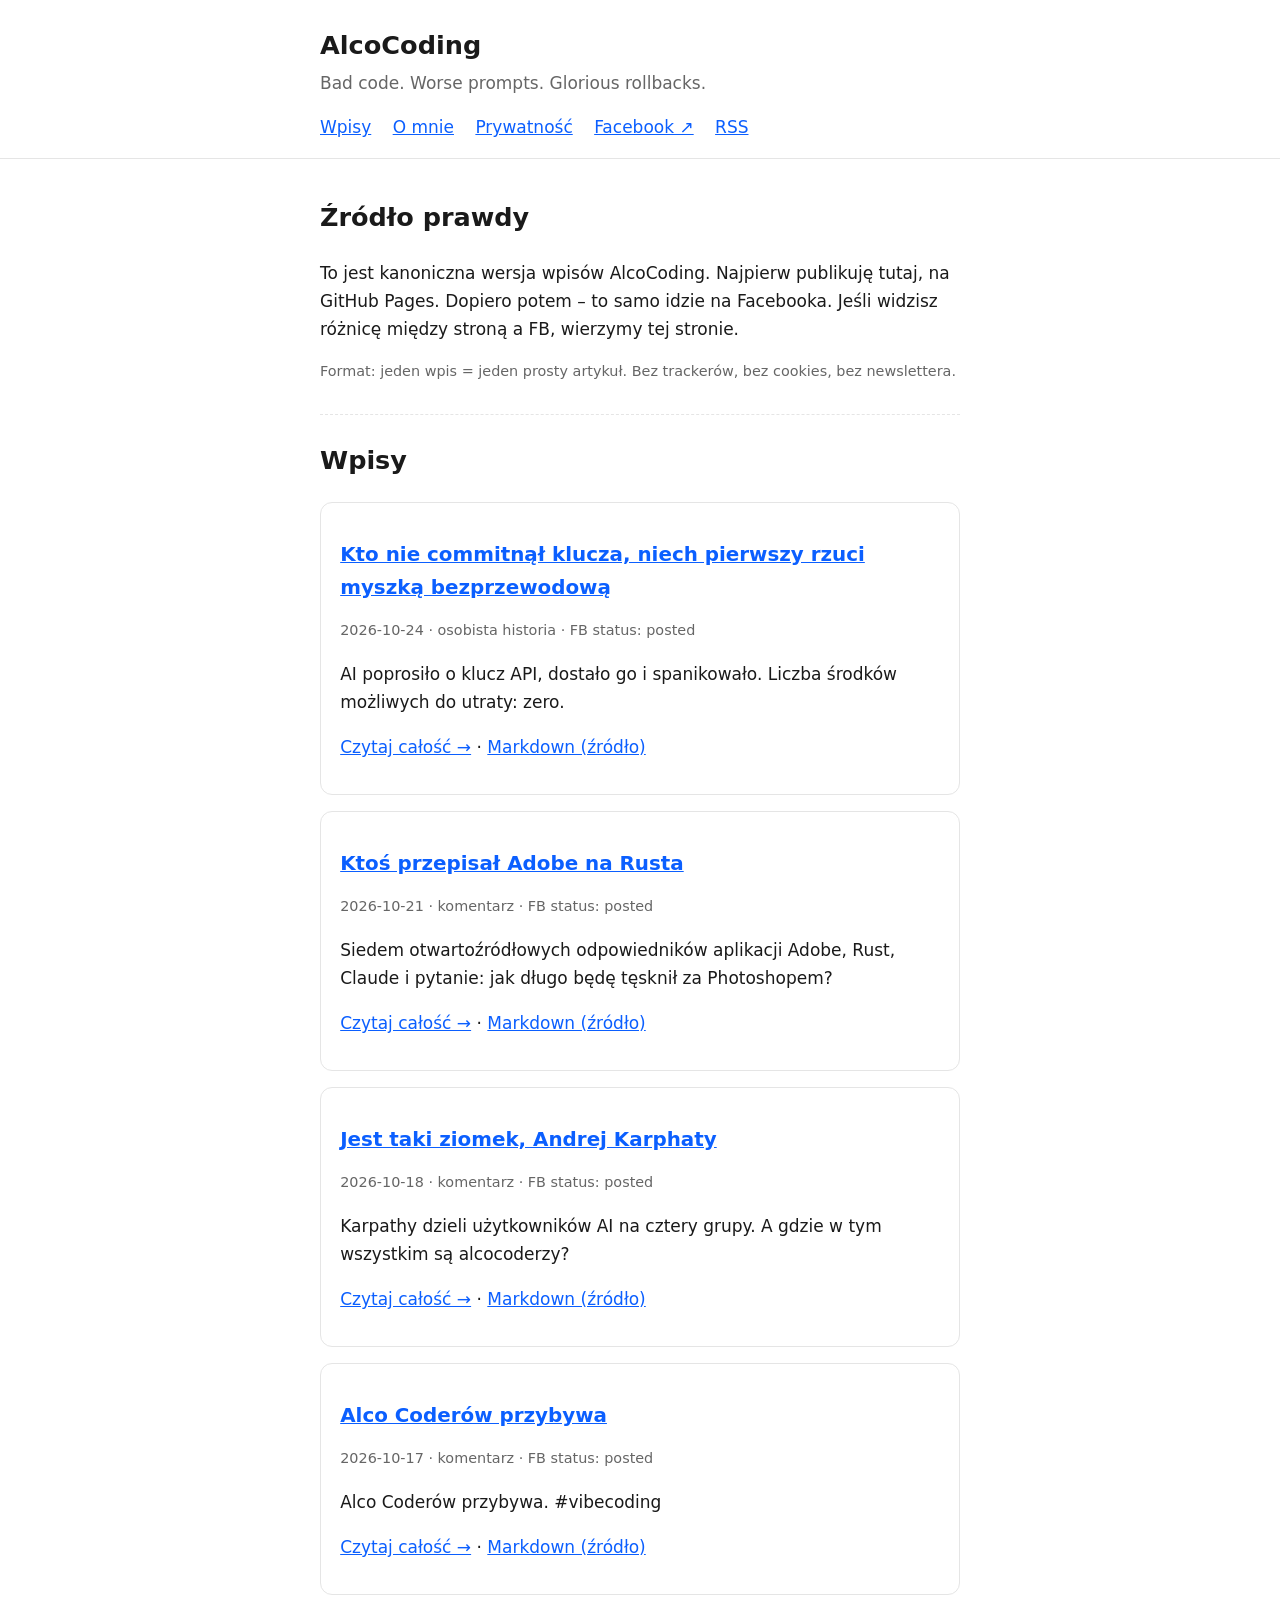
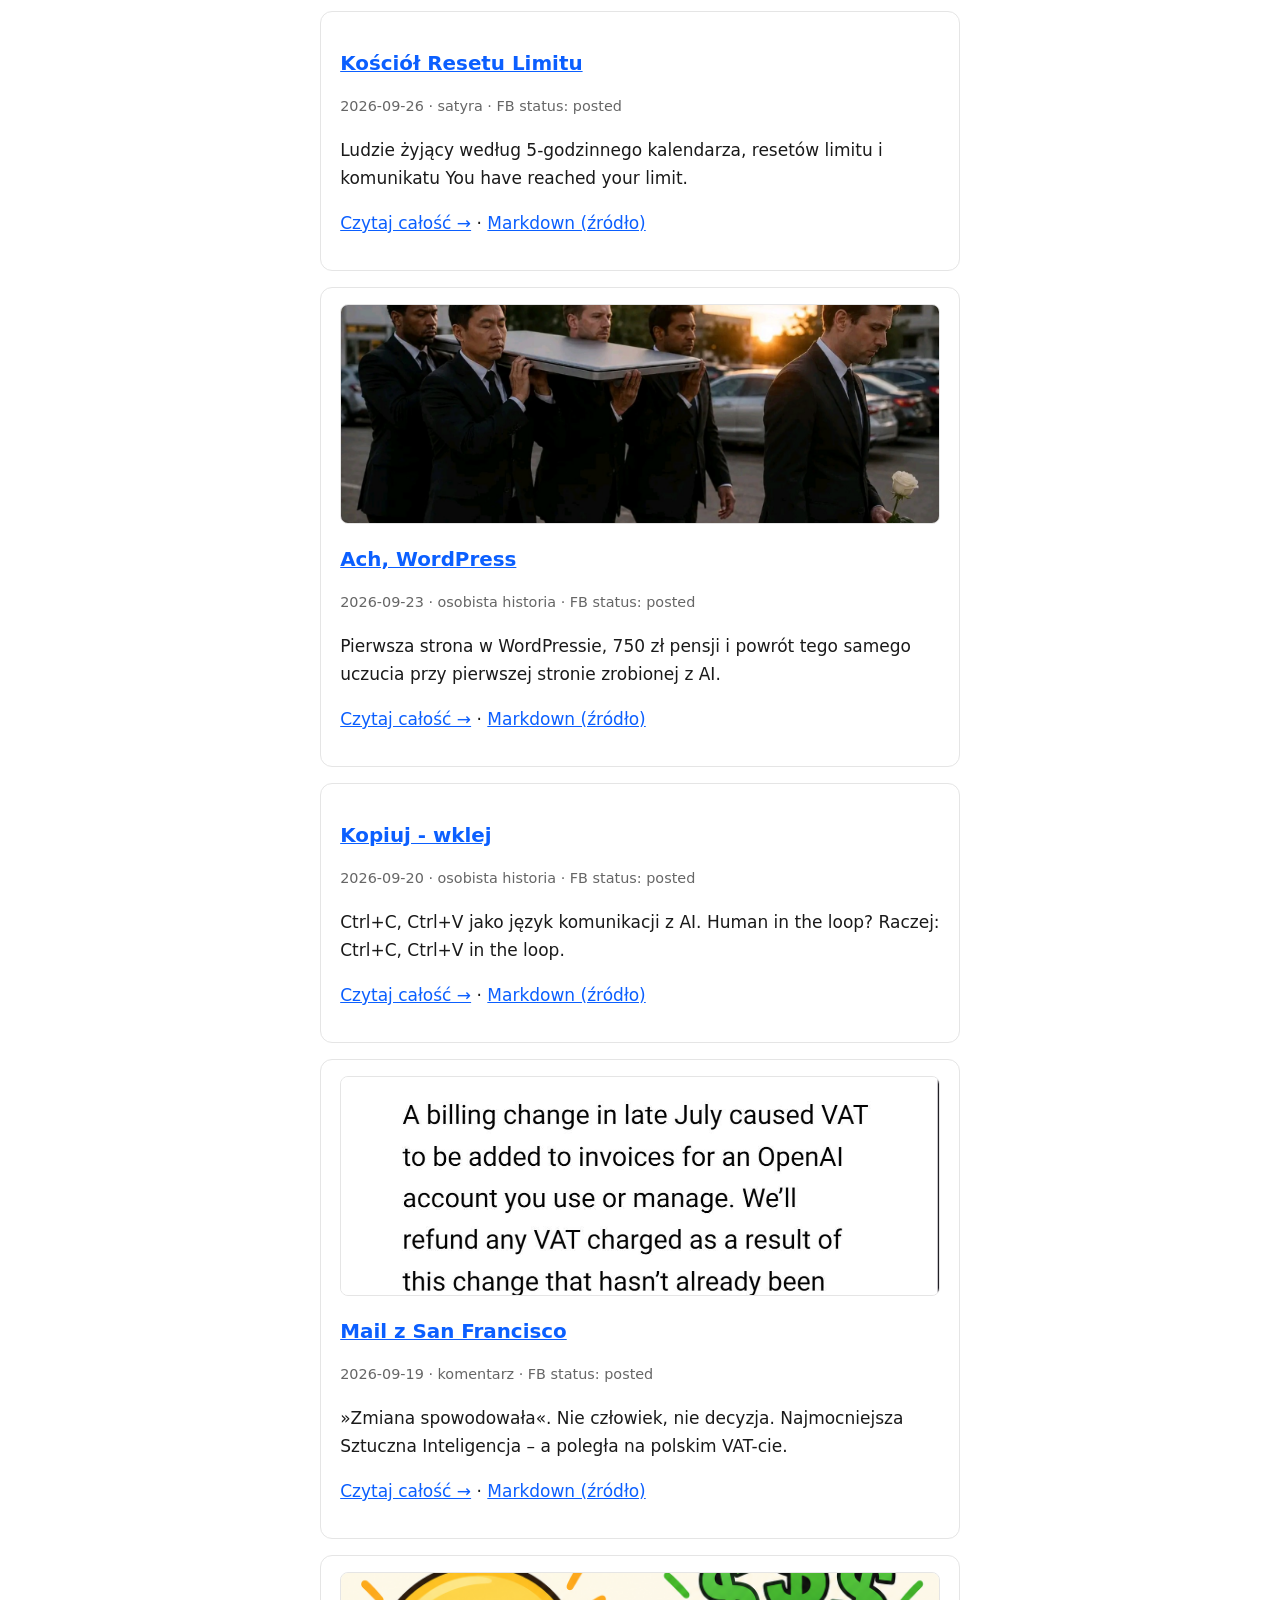
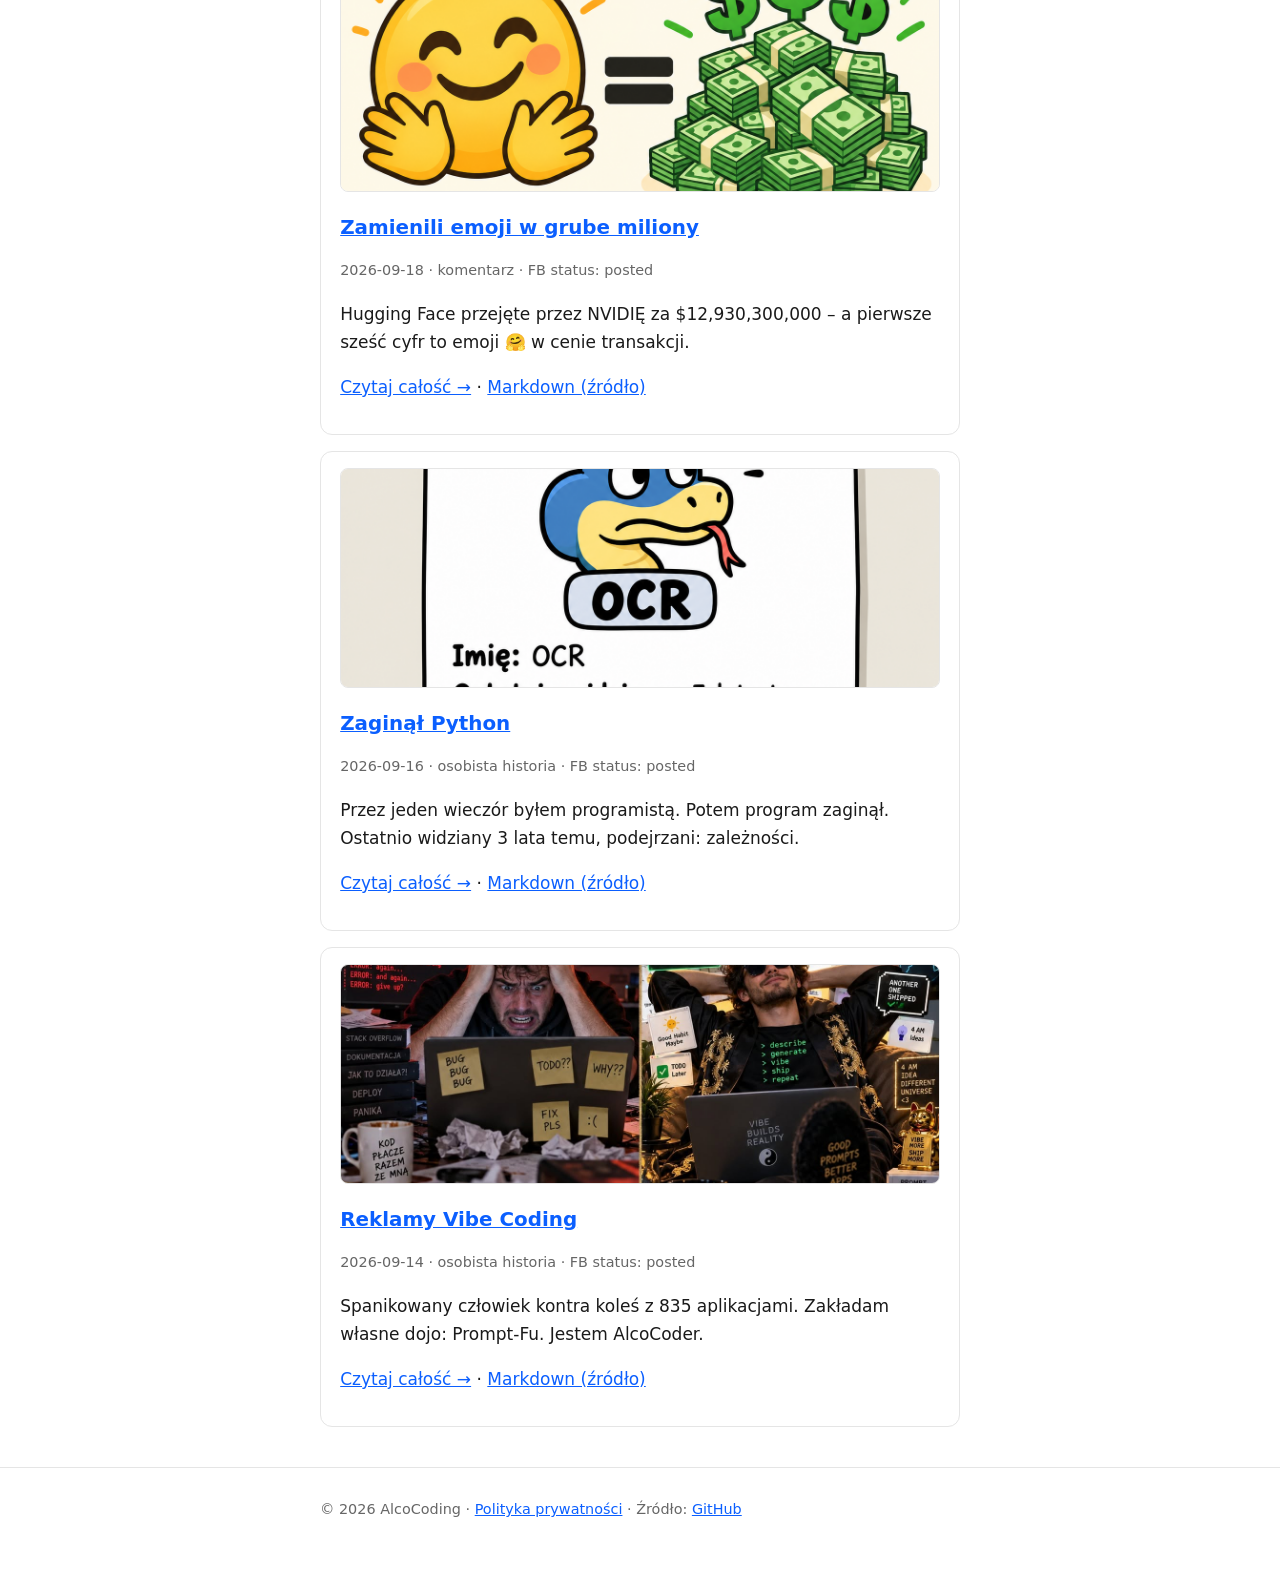
<file: index.html>
<!doctype html>
<html lang="pl">
<head>
  <meta charset="utf-8">
  <meta name="viewport" content="width=device-width, initial-scale=1">
  <title>AlcoCoding – Bad code. Worse prompts. Glorious rollbacks.</title>
  <meta name="description" content="AlcoCoding – źródło prawdy. Wpisy publikowane najpierw tutaj, potem na Facebooku. Vibe coding, Prompt-Fu, deploye i rollbacki.">
  <link rel="stylesheet" href="style.css">
  <link rel="alternate" type="application/rss+xml" title="AlcoCoding RSS" href="feed.xml">
</head>
<body>
<header class="site-header">
  <div class="wrap">
    <a class="brand" href="index.html">AlcoCoding</a>
    <p class="tagline">Bad code. Worse prompts. Glorious rollbacks.</p>
    <nav>
      <a href="index.html" aria-current="page">Wpisy</a>
      <a href="o-mnie.html">O mnie</a>
      <a href="privacy.html">Prywatność</a>
      <a href="https://www.facebook.com/AlcoCoding" rel="me noopener">Facebook ↗</a>
      <a href="feed.xml">RSS</a>
    </nav>
  </div>
</header>

<main class="wrap">
  <section class="intro">
    <h1>Źródło prawdy</h1>
    <p>To jest kanoniczna wersja wpisów AlcoCoding. Najpierw publikuję tutaj, na GitHub Pages. Dopiero potem – to samo idzie na Facebooka. Jeśli widzisz różnicę między stroną a FB, wierzymy tej stronie.</p>
    <p class="meta">Format: jeden wpis = jeden prosty artykuł. Bez trackerów, bez cookies, bez newslettera.</p>
  </section>

  <section id="lista-wpisow" aria-live="polite">
    <h2>Wpisy</h2>
    <div id="posts">Ładowanie…</div>
    <noscript>
      <ul>
<!-- WPISY-START -->
        <li><a href="posts/2026-10-24-kto-nie-commitnal-klucza.html">Kto nie commitnął klucza, niech pierwszy rzuci myszką bezprzewodową</a> <time>2026-10-24</time></li>
        <li><a href="posts/2026-10-21-ktos-przepisal-adobe-na-rusta.html">Ktoś przepisał Adobe na Rusta</a> <time>2026-10-21</time></li>
        <li><a href="posts/2026-10-18-karpathy-i-lejek-ai.html">Jest taki ziomek, Andrej Karphaty</a> <time>2026-10-18</time></li>
        <li><a href="posts/2026-10-17-alco-coderow-przybywa.html">Alco Coderów przybywa</a> <time>2026-10-17</time></li>
        <li><a href="posts/2026-09-26-kosciol-resetu-limitu.html">Kościół Resetu Limitu</a> <time>2026-09-26</time></li>
        <li><a href="posts/2026-09-23-ach-wordpress.html"><img class="thumb" src="images/2026-09-23-ach-wordpress.jpg" alt="" loading="lazy">Ach, WordPress</a> <time>2026-09-23</time></li>
        <li><a href="posts/2026-09-20-kopiuj-wklej.html">Kopiuj - wklej</a> <time>2026-09-20</time></li>
        <li><a href="posts/2026-09-19-mail-z-san-francisco.html"><img class="thumb" src="images/2026-09-19-mail-z-san-francisco-1.jpg" alt="" loading="lazy">Mail z San Francisco</a> <time>2026-09-19</time></li>
        <li><a href="posts/2026-09-18-emoji-w-grube-miliony.html"><img class="thumb" src="images/2026-09-18-emoji-w-grube-miliony.png" alt="" loading="lazy">Zamienili emoji w grube miliony</a> <time>2026-09-18</time></li>
        <li><a href="posts/2026-09-16-zaginal-python.html"><img class="thumb" src="images/2026-09-16-zaginal-python.png" alt="" loading="lazy">Zaginął Python</a> <time>2026-09-16</time></li>
        <li><a href="posts/2026-09-14-reklamy-vibe-coding.html"><img class="thumb" src="images/2026-09-14-reklamy-vibe-coding.jpg" alt="" loading="lazy">Reklamy Vibe Coding</a> <time>2026-09-14</time></li>
        <!-- WPISY-END -->
      </ul>
    </noscript>
  </section>
</main>

<footer class="site-footer">
  <div class="wrap">
    <p>© <span id="rok"></span> AlcoCoding · <a href="privacy.html">Polityka prywatności</a> · Źródło: <a href="https://github.com/AlcoCodingAI/AlcoCodingAI.github.io">GitHub</a></p>
  </div>
</footer>

<script>
fetch('posts/posts.json').then(r => r.json()).then(data => {
  document.getElementById('rok').textContent = new Date().getFullYear();
  const box = document.getElementById('posts');
  box.innerHTML = data.map(p => `
    <article class="card">
      ${p.image ? `<a href="${p.url}" tabindex="-1" aria-hidden="true"><img class="thumb" src="${p.image}" alt="" loading="lazy"></a>` : ''}
      <h3><a href="${p.url}">${p.title}</a></h3>
      <p class="meta"><time datetime="${p.date}">${p.date}</time> · ${p.genre} · FB status: ${p.fb_status}</p>
      <p>${p.excerpt}</p>
      <p><a href="${p.url}">Czytaj całość →</a> · <a href="${p.md}">Markdown (źródło)</a></p>
    </article>`).join('');
}).catch(() => {
  document.getElementById('posts').innerHTML = '<p>Nie udało się wczytać listy. Skorzystaj z linków poniżej (noscript).</p>';
  document.getElementById('rok').textContent = new Date().getFullYear();
});
</script>
</body>
</html>
</file>
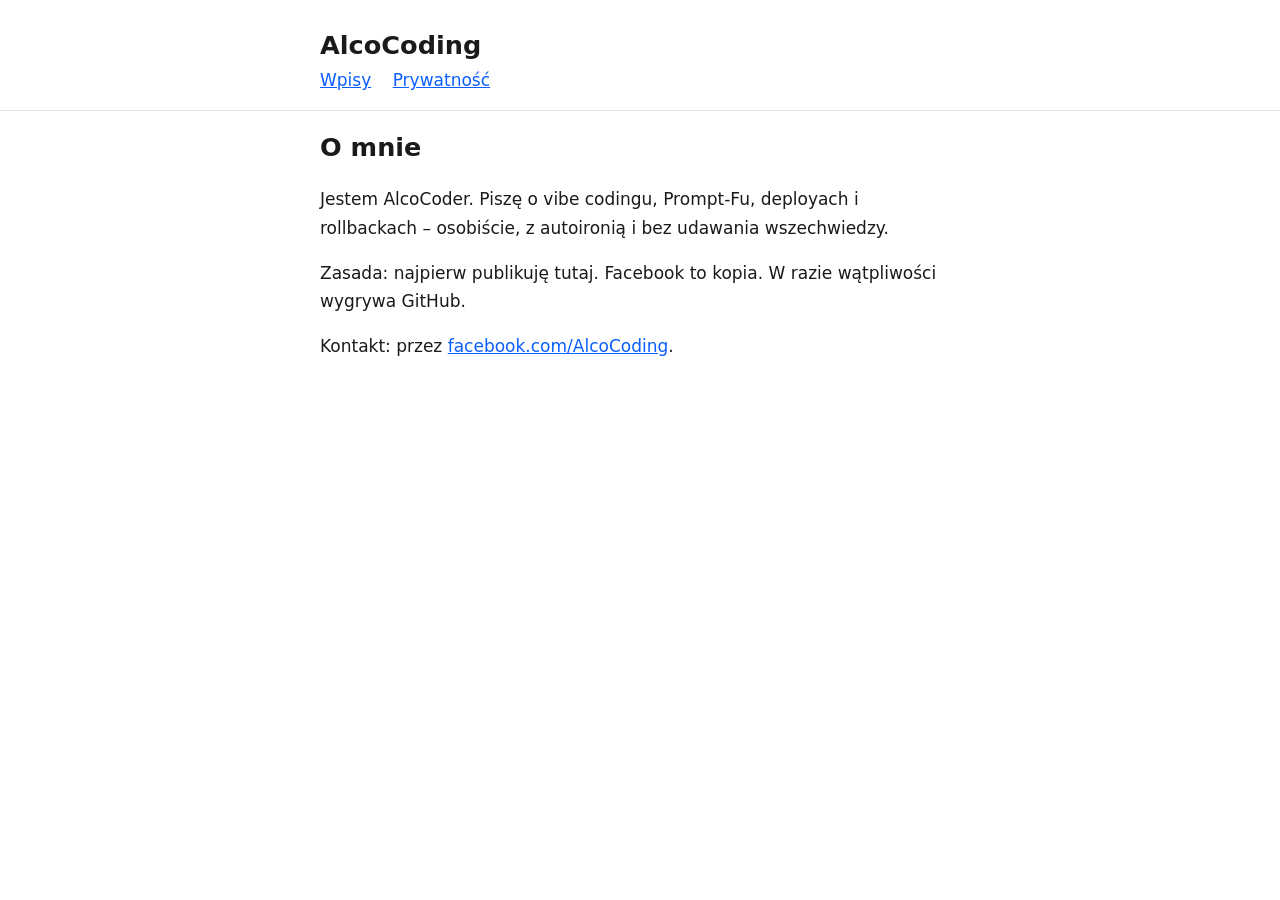
<file: o-mnie.html>
<!doctype html>
<html lang="pl">
<head>
  <meta charset="utf-8">
  <meta name="viewport" content="width=device-width, initial-scale=1">
  <title>O mnie – AlcoCoding</title>
  <link rel="stylesheet" href="style.css">
</head>
<body>
<header class="site-header"><div class="wrap">
  <a class="brand" href="index.html">AlcoCoding</a>
  <nav><a href="index.html">Wpisy</a> <a href="privacy.html">Prywatność</a></nav>
</div></header>
<main class="wrap"><article class="post">
  <h1>O mnie</h1>
  <p>Jestem AlcoCoder. Piszę o vibe codingu, Prompt-Fu, deployach i rollbackach – osobiście, z autoironią i bez udawania wszechwiedzy.</p>
  <p>Zasada: najpierw publikuję tutaj. Facebook to kopia. W razie wątpliwości wygrywa GitHub.</p>
  <p>Kontakt: przez <a href="https://www.facebook.com/AlcoCoding">facebook.com/AlcoCoding</a>.</p>
</article></main>
</body>
</html>
</file>
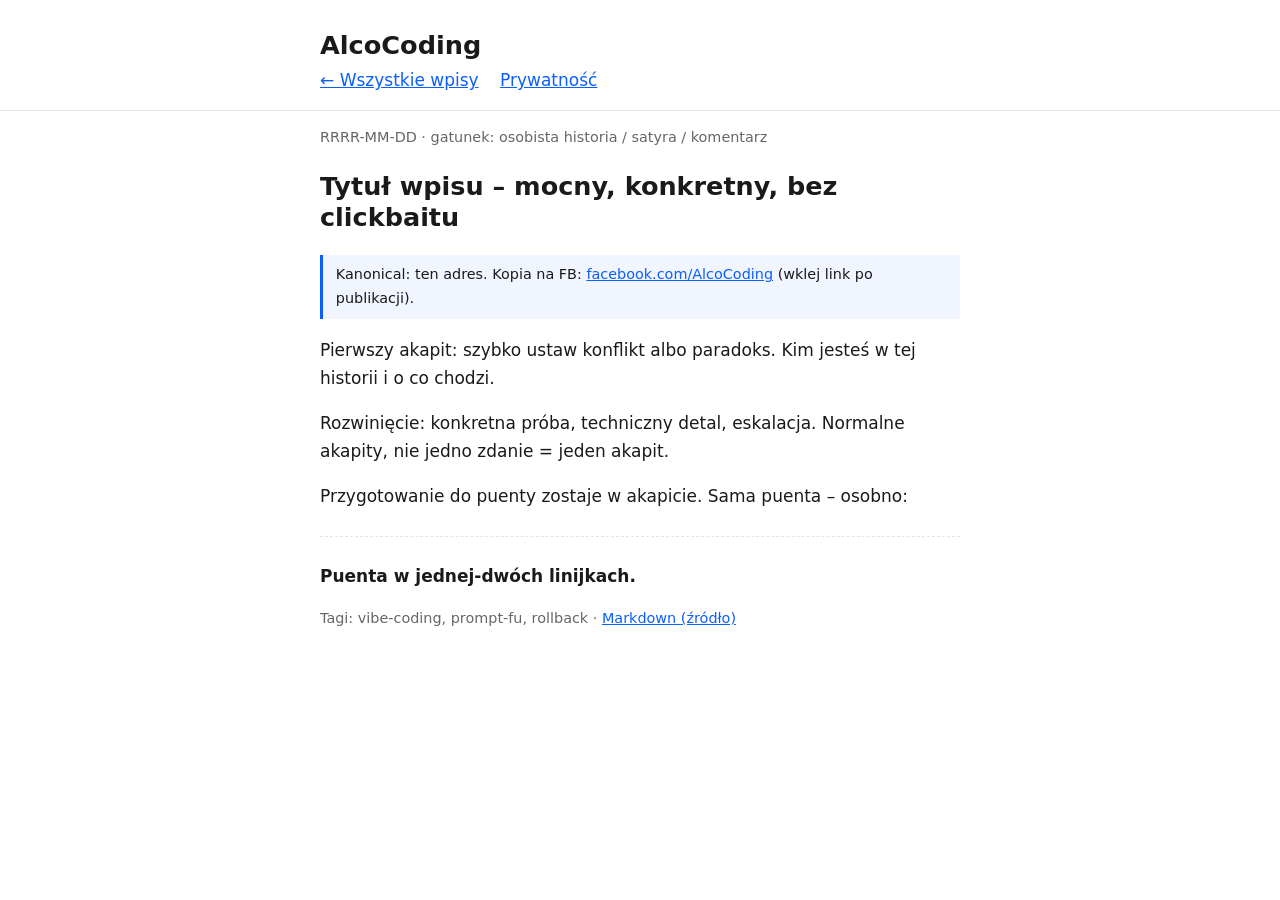
<file: post.html>
<!doctype html>
<html lang="pl">
<head>
  <meta charset="utf-8">
  <meta name="viewport" content="width=device-width, initial-scale=1">
  <title>Szablon wpisu – AlcoCoding</title>
  <meta name="description" content="Szablon pojedynczego wpisu AlcoCoding.">
  <link rel="stylesheet" href="../style.css">
</head>
<body>
<header class="site-header"><div class="wrap">
  <a class="brand" href="../index.html">AlcoCoding</a>
  <nav><a href="../index.html">← Wszystkie wpisy</a> <a href="../privacy.html">Prywatność</a></nav>
</div></header>
<main class="wrap">
<article class="post">
  <!--
    JAK UŻYĆ TEGO SZABLONU (workflow: GitHub = źródło prawdy):
    ZASADA: NIGDY nie używaj em-dash (U+2014). Pauza to zawsze półpauza (U+2013).
    1. Skopiuj ten plik do posts/RRRR-MM-DD-slug.html
    2. Skopiuj posts/_szablon.md do posts/RRRR-MM-DD-slug.md i tam trzymaj kanoniczną treść (Markdown)
    3. Dopisz wpis do posts/posts.json (tytuł, data, excerpt, url, md, fb_status)
    4. Push na main → GitHub Pages publikuje automatycznie
    5. W przyszłości: skrypt bierze .md z main i publikuje na Facebooka (FB status: draft → posted + link)
  -->
  <p class="meta"><time datetime="RRRR-MM-DD">RRRR-MM-DD</time> · gatunek: osobista historia / satyra / komentarz</p>
  <h1>Tytuł wpisu – mocny, konkretny, bez clickbaitu</h1>
  <p class="fb-note">Kanonical: ten adres. Kopia na FB: <a href="https://www.facebook.com/AlcoCoding">facebook.com/AlcoCoding</a> (wklej link po publikacji).</p>

  <div class="post-body">
    <p>Pierwszy akapit: szybko ustaw konflikt albo paradoks. Kim jesteś w tej historii i o co chodzi.</p>
    <p>Rozwinięcie: konkretna próba, techniczny detal, eskalacja. Normalne akapity, nie jedno zdanie = jeden akapit.</p>
    <p>Przygotowanie do puenty zostaje w akapicie. Sama puenta – osobno:</p>
    <hr class="punch-break">
    <p class="punch">Puenta w jednej-dwóch linijkach.</p>
  </div>

  <footer>
    <p class="meta">Tagi: vibe-coding, prompt-fu, rollback · <a href="SZABLON.md">Markdown (źródło)</a></p>
  </footer>
</article>
</main>
</body>
</html>
</file>
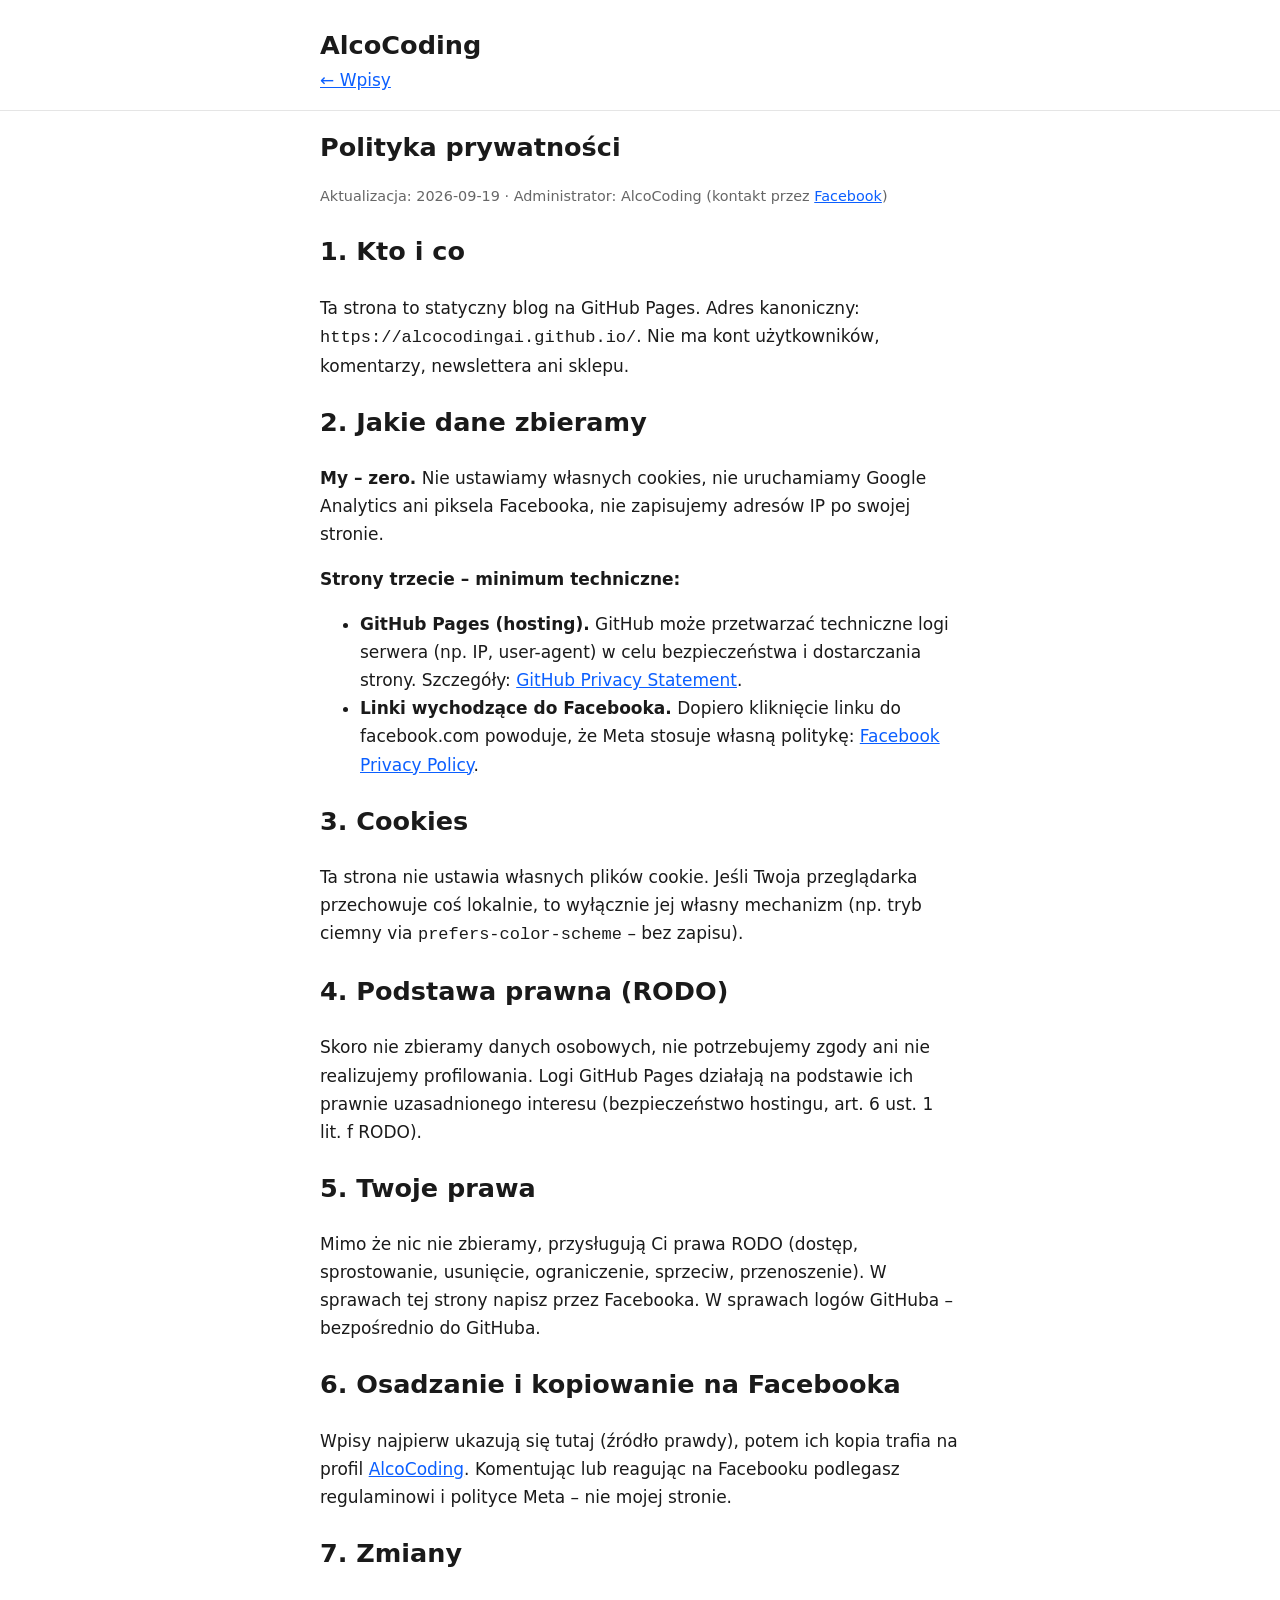
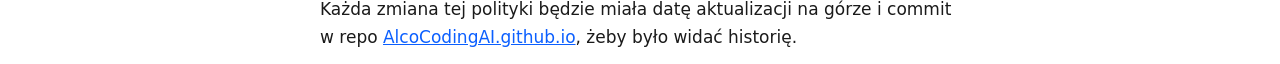
<file: privacy.html>
<!doctype html>
<html lang="pl">
<head>
  <meta charset="utf-8">
  <meta name="viewport" content="width=device-width, initial-scale=1">
  <title>Polityka prywatności – AlcoCoding</title>
  <meta name="description" content="Polityka prywatności strony AlcoCoding na GitHub Pages.">
  <link rel="stylesheet" href="style.css">
</head>
<body>
<header class="site-header"><div class="wrap">
  <a class="brand" href="index.html">AlcoCoding</a>
  <nav><a href="index.html">← Wpisy</a></nav>
</div></header>
<main class="wrap">
<article class="post">
  <h1>Polityka prywatności</h1>
  <p class="meta">Aktualizacja: 2026-09-19 · Administrator: AlcoCoding (kontakt przez <a href="https://www.facebook.com/AlcoCoding">Facebook</a>)</p>

  <h2>1. Kto i co</h2>
  <p>Ta strona to statyczny blog na GitHub Pages. Adres kanoniczny: <code>https://alcocodingai.github.io/</code>. Nie ma kont użytkowników, komentarzy, newslettera ani sklepu.</p>

  <h2>2. Jakie dane zbieramy</h2>
  <p><strong>My – zero.</strong> Nie ustawiamy własnych cookies, nie uruchamiamy Google Analytics ani piksela Facebooka, nie zapisujemy adresów IP po swojej stronie.</p>
  <p><strong>Strony trzecie – minimum techniczne:</strong></p>
  <ul>
    <li><strong>GitHub Pages (hosting).</strong> GitHub może przetwarzać techniczne logi serwera (np. IP, user-agent) w celu bezpieczeństwa i dostarczania strony. Szczegóły: <a href="https://docs.github.com/en/site-policy/privacy-policies/github-privacy-statement">GitHub Privacy Statement</a>.</li>
    <li><strong>Linki wychodzące do Facebooka.</strong> Dopiero kliknięcie linku do facebook.com powoduje, że Meta stosuje własną politykę: <a href="https://www.facebook.com/privacy/policy/">Facebook Privacy Policy</a>.</li>
  </ul>

  <h2>3. Cookies</h2>
  <p>Ta strona nie ustawia własnych plików cookie. Jeśli Twoja przeglądarka przechowuje coś lokalnie, to wyłącznie jej własny mechanizm (np. tryb ciemny via <code>prefers-color-scheme</code> – bez zapisu).</p>

  <h2>4. Podstawa prawna (RODO)</h2>
  <p>Skoro nie zbieramy danych osobowych, nie potrzebujemy zgody ani nie realizujemy profilowania. Logi GitHub Pages działają na podstawie ich prawnie uzasadnionego interesu (bezpieczeństwo hostingu, art. 6 ust. 1 lit. f RODO).</p>

  <h2>5. Twoje prawa</h2>
  <p>Mimo że nic nie zbieramy, przysługują Ci prawa RODO (dostęp, sprostowanie, usunięcie, ograniczenie, sprzeciw, przenoszenie). W sprawach tej strony napisz przez Facebooka. W sprawach logów GitHuba – bezpośrednio do GitHuba.</p>

  <h2>6. Osadzanie i kopiowanie na Facebooka</h2>
  <p>Wpisy najpierw ukazują się tutaj (źródło prawdy), potem ich kopia trafia na profil <a href="https://www.facebook.com/AlcoCoding">AlcoCoding</a>. Komentując lub reagując na Facebooku podlegasz regulaminowi i polityce Meta – nie mojej stronie.</p>

  <h2>7. Zmiany</h2>
  <p>Każda zmiana tej polityki będzie miała datę aktualizacji na górze i commit w repo <a href="https://github.com/AlcoCodingAI/AlcoCodingAI.github.io">AlcoCodingAI.github.io</a>, żeby było widać historię.</p>
</article>
</main>
</body>
</html>
</file>
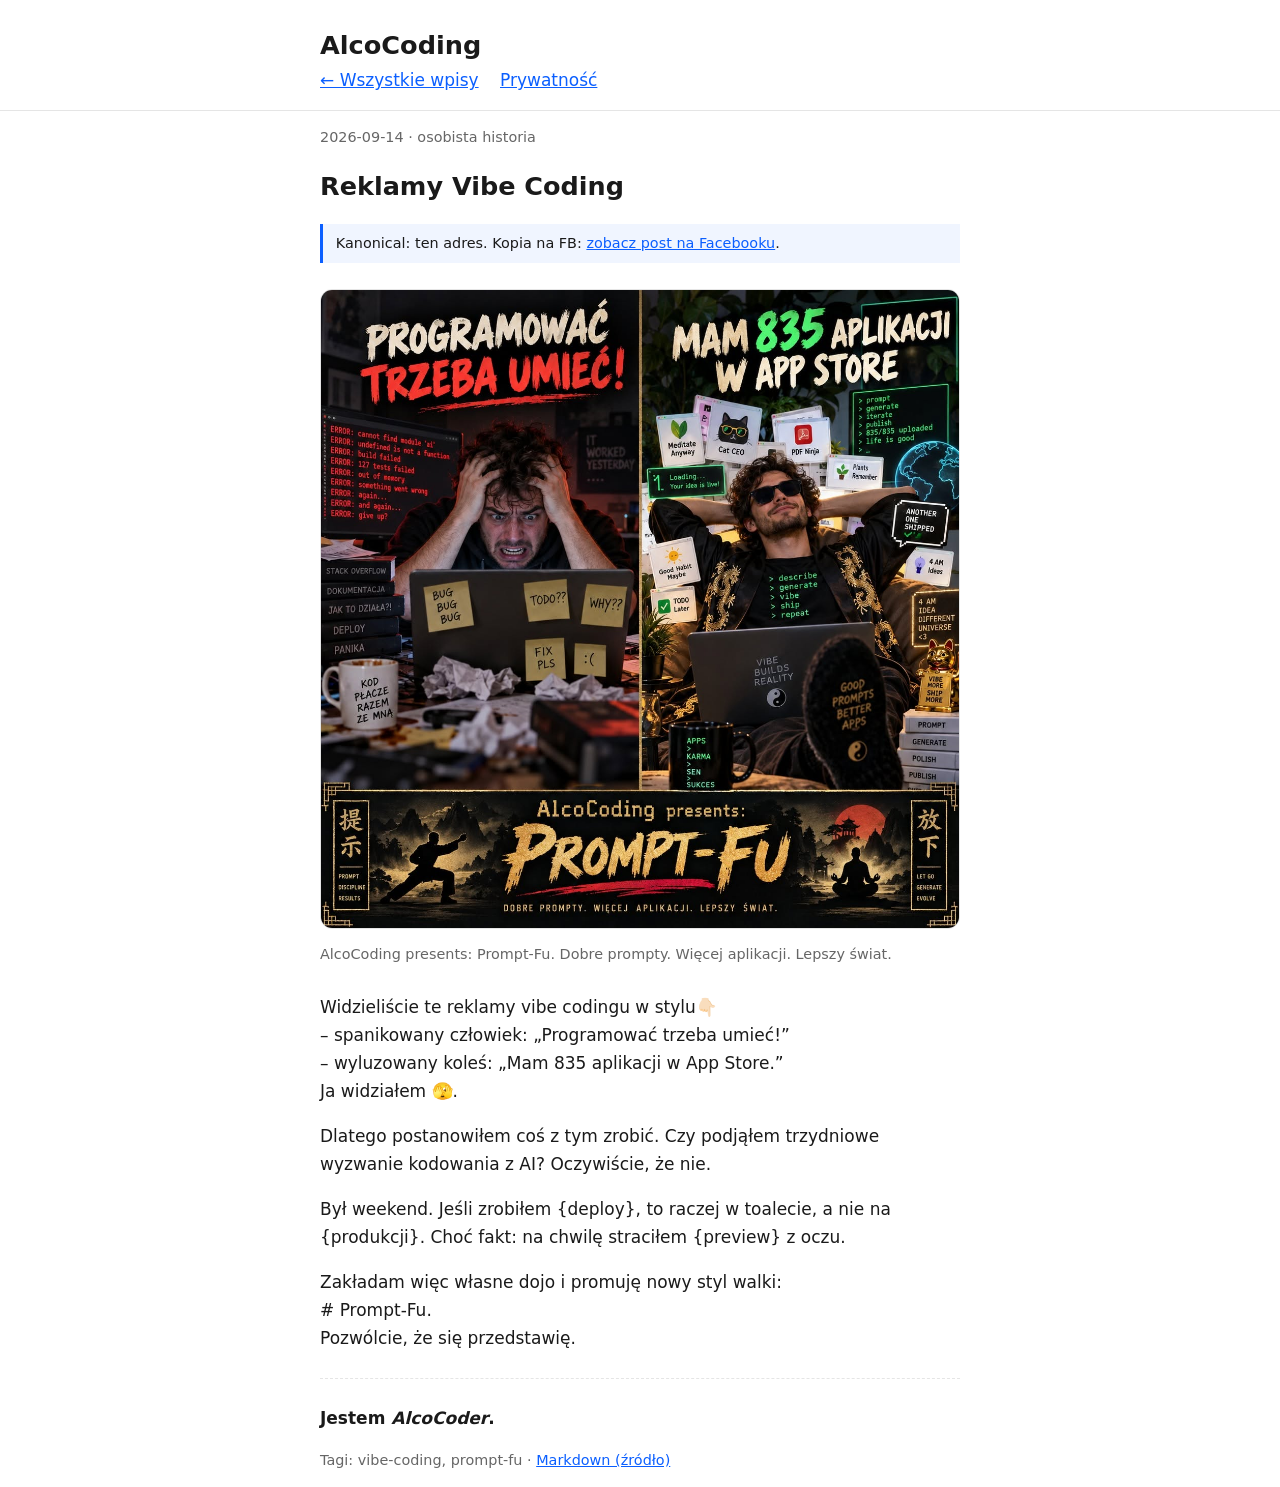
<file: posts/2026-09-14-reklamy-vibe-coding.html>
<!doctype html>
<html lang="pl">
<head>
  <meta charset="utf-8">
  <meta name="viewport" content="width=device-width, initial-scale=1">
  <title>Reklamy Vibe Coding – AlcoCoding</title>
  <meta name="description" content="Reklamy vibe codingu: spanikowany człowiek kontra koleś z 835 aplikacjami. Zakładam własne dojo: Prompt-Fu. Jestem AlcoCoder.">
  <meta property="og:title" content="Reklamy Vibe Coding – AlcoCoding">
  <meta property="og:description" content="Zakładam własne dojo i promuję nowy styl walki: Prompt-Fu. Jestem AlcoCoder.">
  <meta property="og:image" content="https://alcocodingai.github.io/images/2026-09-14-reklamy-vibe-coding.jpg">
  <meta property="og:type" content="article">
  <link rel="stylesheet" href="../style.css">
</head>
<body>
<header class="site-header"><div class="wrap">
  <a class="brand" href="../index.html">AlcoCoding</a>
  <nav><a href="../index.html">← Wszystkie wpisy</a> <a href="../privacy.html">Prywatność</a></nav>
</div></header>
<main class="wrap"><article class="post">
  <p class="meta"><time datetime="2026-09-14">2026-09-14</time> · osobista historia</p>
  <h1>Reklamy Vibe Coding</h1>
  <p class="fb-note">Kanonical: ten adres. Kopia na FB: <a href="https://www.facebook.com/AlcoCoding/posts/pfbid0rHeeDDWTaqJQ6SoxNANEfdAkRs3R19DCEqZ3rJKR9Unk1Yk1wN8MZoSS2pb784del">zobacz post na Facebooku</a>.</p>
  <figure>
    <img src="../images/2026-09-14-reklamy-vibe-coding.jpg" alt="Plakat Prompt-Fu: po lewej spanikowany programista »Programować trzeba umieć!«, po prawej wyluzowany koleś »Mam 835 aplikacji w App Store«" loading="lazy" style="max-width:100%;height:auto;border-radius:12px;">
    <figcaption class="meta">AlcoCoding presents: Prompt-Fu. Dobre prompty. Więcej aplikacji. Lepszy świat.</figcaption>
  </figure>
  <div class="post-body">
    <p>Widzieliście te reklamy vibe codingu w stylu👇🏻<br>– spanikowany człowiek: „Programować trzeba umieć!”<br>– wyluzowany koleś: „Mam 835 aplikacji w App Store.”<br>Ja widziałem 🫣.</p>
    <p>Dlatego postanowiłem coś z tym zrobić. Czy podjąłem trzydniowe wyzwanie kodowania z AI? Oczywiście, że nie.</p>
    <p>Był weekend. Jeśli zrobiłem {deploy}, to raczej w toalecie, a nie na {produkcji}. Choć fakt: na chwilę straciłem {preview} z oczu.</p>
    <p>Zakładam więc własne dojo i promuję nowy styl walki:<br># Prompt-Fu.<br>Pozwólcie, że się przedstawię.</p>
    <hr class="punch-break">
    <p class="punch">Jestem <em>AlcoCoder</em>.</p>
  </div>
  <footer><p class="meta">Tagi: vibe-coding, prompt-fu · <a href="2026-09-14-reklamy-vibe-coding.md">Markdown (źródło)</a></p></footer>
</article></main>
</body>
</html>
</file>
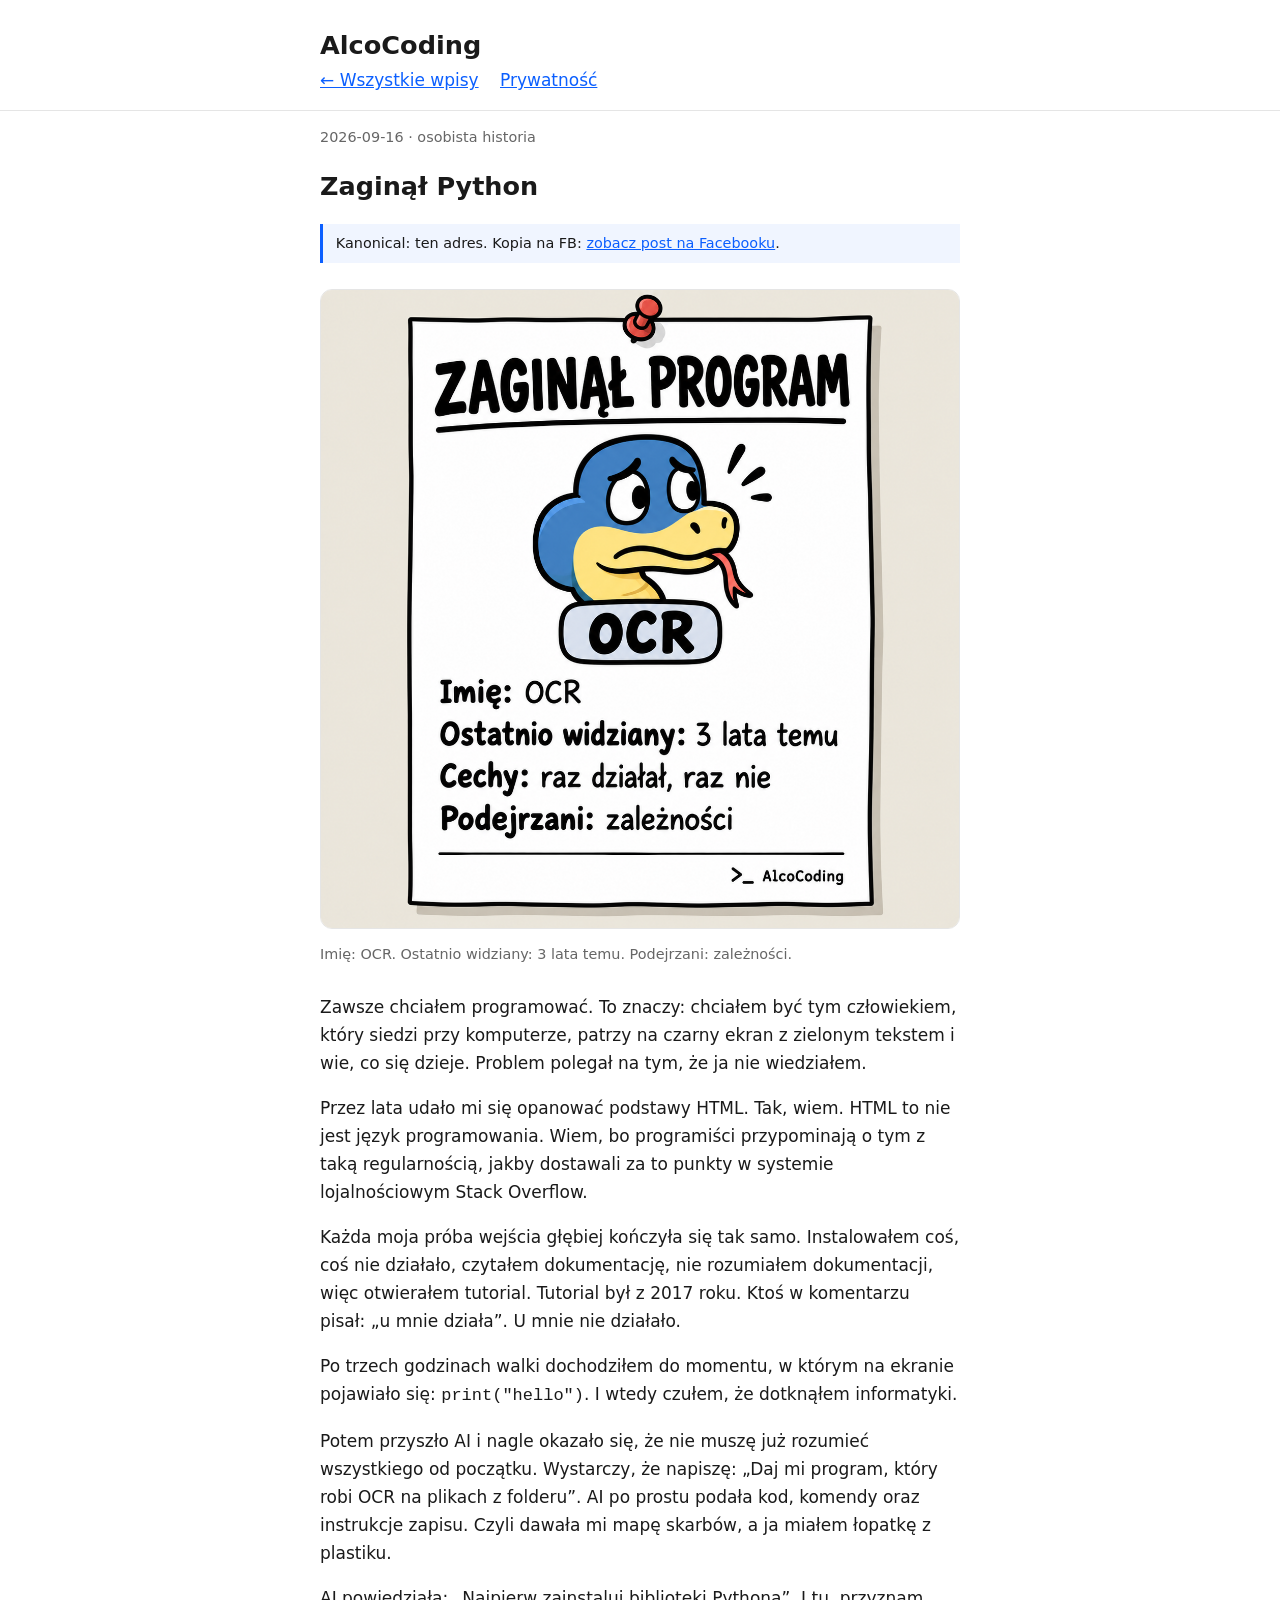
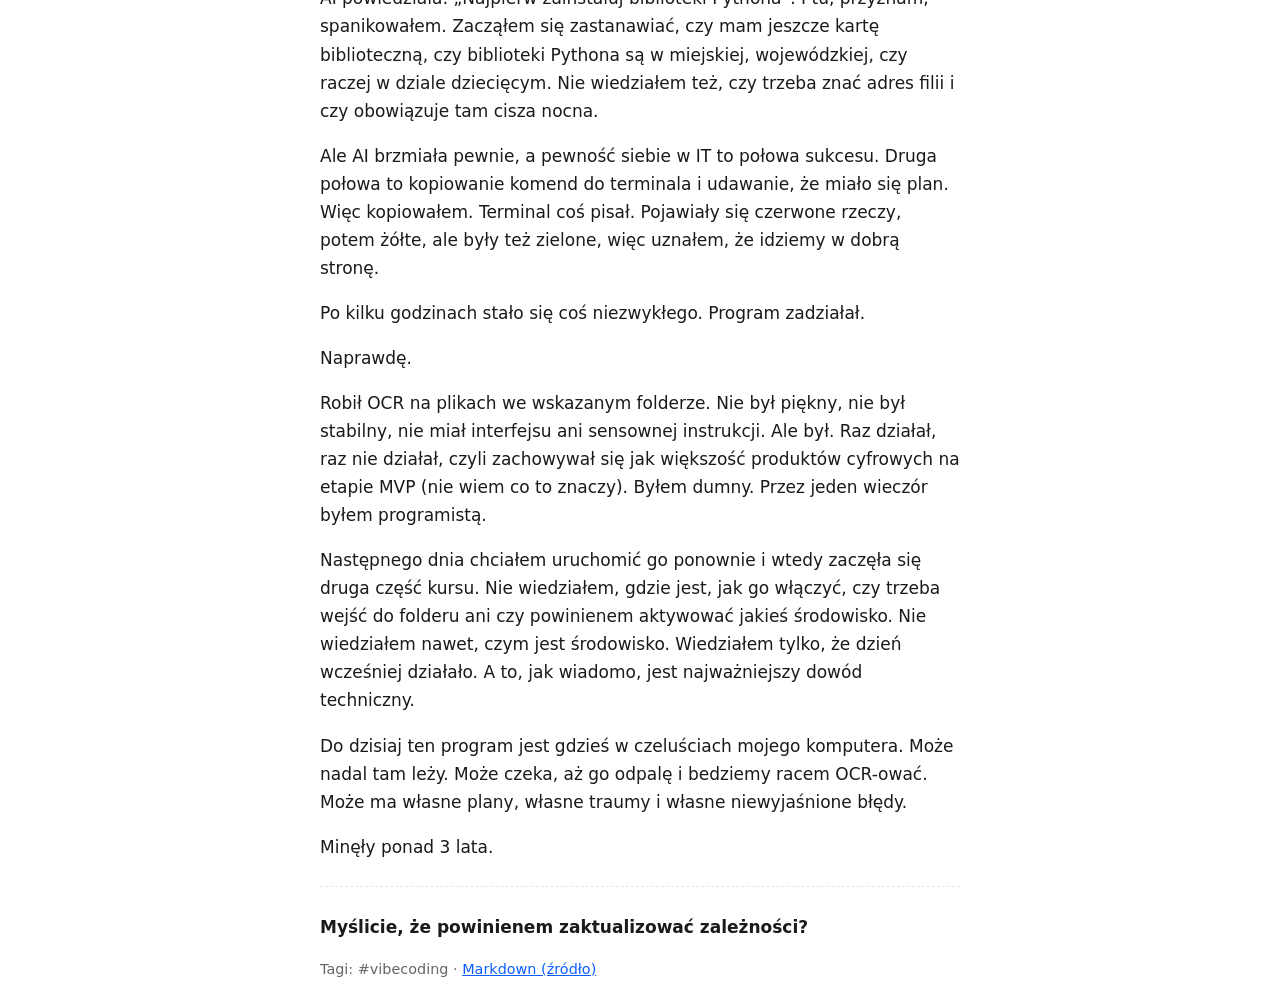
<file: posts/2026-09-16-zaginal-python.html>
<!doctype html>
<html lang="pl">
<head>
  <meta charset="utf-8">
  <meta name="viewport" content="width=device-width, initial-scale=1">
  <title>Zaginął Python – AlcoCoding</title>
  <meta name="description" content="Chciałem być człowiekiem, który patrzy na czarny ekran i wie, co się dzieje. Problem w tym, że nie wiedziałem. Historia programu OCR, który zaginął 3 lata temu.">
  <meta property="og:title" content="Zaginął Python – AlcoCoding">
  <meta property="og:description" content="Imię: OCR. Ostatnio widziany: 3 lata temu. Podejrzani: zależności.">
  <meta property="og:image" content="https://alcocodingai.github.io/images/2026-09-16-zaginal-python.png">
  <meta property="og:type" content="article">
  <link rel="stylesheet" href="../style.css">
</head>
<body>
<header class="site-header"><div class="wrap">
  <a class="brand" href="../index.html">AlcoCoding</a>
  <nav><a href="../index.html">← Wszystkie wpisy</a> <a href="../privacy.html">Prywatność</a></nav>
</div></header>
<main class="wrap"><article class="post">
  <p class="meta"><time datetime="2026-09-16">2026-09-16</time> · osobista historia</p>
  <h1>Zaginął Python</h1>
  <p class="fb-note">Kanonical: ten adres. Kopia na FB: <a href="https://www.facebook.com/AlcoCoding/posts/pfbid02FouJCwf6n3JeiS5pg386JXNGDFQnq4qKg9vjVXGGE3YocqMYSNSYo4kfXkSWPBXnl">zobacz post na Facebooku</a>.</p>
  <figure>
    <img src="../images/2026-09-16-zaginal-python.png" alt="Ogłoszenie: Zaginął program. Imię: OCR. Ostatnio widziany: 3 lata temu. Cechy: raz działał, raz nie. Podejrzani: zależności." loading="lazy">
    <figcaption class="meta">Imię: OCR. Ostatnio widziany: 3 lata temu. Podejrzani: zależności.</figcaption>
  </figure>
  <div class="post-body">
    <p>Zawsze chciałem programować. To znaczy: chciałem być tym człowiekiem, który siedzi przy komputerze, patrzy na czarny ekran z zielonym tekstem i wie, co się dzieje. Problem polegał na tym, że ja nie wiedziałem.</p>
    <p>Przez lata udało mi się opanować podstawy HTML. Tak, wiem. HTML to nie jest język programowania. Wiem, bo programiści przypominają o tym z taką regularnością, jakby dostawali za to punkty w systemie lojalnościowym Stack Overflow.</p>
    <p>Każda moja próba wejścia głębiej kończyła się tak samo. Instalowałem coś, coś nie działało, czytałem dokumentację, nie rozumiałem dokumentacji, więc otwierałem tutorial. Tutorial był z 2017 roku. Ktoś w komentarzu pisał: „u mnie działa”. U mnie nie działało.</p>
    <p>Po trzech godzinach walki dochodziłem do momentu, w którym na ekranie pojawiało się: <code>print("hello")</code>. I wtedy czułem, że dotknąłem informatyki.</p>
    <p>Potem przyszło AI i nagle okazało się, że nie muszę już rozumieć wszystkiego od początku. Wystarczy, że napiszę: „Daj mi program, który robi OCR na plikach z folderu”. AI po prostu podała kod, komendy oraz instrukcje zapisu. Czyli dawała mi mapę skarbów, a ja miałem łopatkę z plastiku.</p>
    <p>AI powiedziała: „Najpierw zainstaluj biblioteki Pythona”. I tu, przyznam, spanikowałem. Zacząłem się zastanawiać, czy mam jeszcze kartę biblioteczną, czy biblioteki Pythona są w miejskiej, wojewódzkiej, czy raczej w dziale dziecięcym. Nie wiedziałem też, czy trzeba znać adres filii i czy obowiązuje tam cisza nocna.</p>
    <p>Ale AI brzmiała pewnie, a pewność siebie w IT to połowa sukcesu. Druga połowa to kopiowanie komend do terminala i udawanie, że miało się plan. Więc kopiowałem. Terminal coś pisał. Pojawiały się czerwone rzeczy, potem żółte, ale były też zielone, więc uznałem, że idziemy w dobrą stronę.</p>
    <p>Po kilku godzinach stało się coś niezwykłego. Program zadziałał.</p>
    <p>Naprawdę.</p>
    <p>Robił OCR na plikach we wskazanym folderze. Nie był piękny, nie był stabilny, nie miał interfejsu ani sensownej instrukcji. Ale był. Raz działał, raz nie działał, czyli zachowywał się jak większość produktów cyfrowych na etapie MVP (nie wiem co to znaczy). Byłem dumny. Przez jeden wieczór byłem programistą.</p>
    <p>Następnego dnia chciałem uruchomić go ponownie i wtedy zaczęła się druga część kursu. Nie wiedziałem, gdzie jest, jak go włączyć, czy trzeba wejść do folderu ani czy powinienem aktywować jakieś środowisko. Nie wiedziałem nawet, czym jest środowisko. Wiedziałem tylko, że dzień wcześniej działało. A to, jak wiadomo, jest najważniejszy dowód techniczny.</p>
    <p>Do dzisiaj ten program jest gdzieś w czeluściach mojego komputera. Może nadal tam leży. Może czeka, aż go odpalę i bedziemy racem OCR-ować. Może ma własne plany, własne traumy i własne niewyjaśnione błędy.</p>
    <p>Minęły ponad 3 lata.</p>
    <hr class="punch-break">
    <p class="punch">Myślicie, że powinienem zaktualizować zależności?</p>
  </div>
  <footer><p class="meta">Tagi: #vibecoding · <a href="2026-09-16-zaginal-python.md">Markdown (źródło)</a></p></footer>
</article></main>
</body>
</html>
</file>
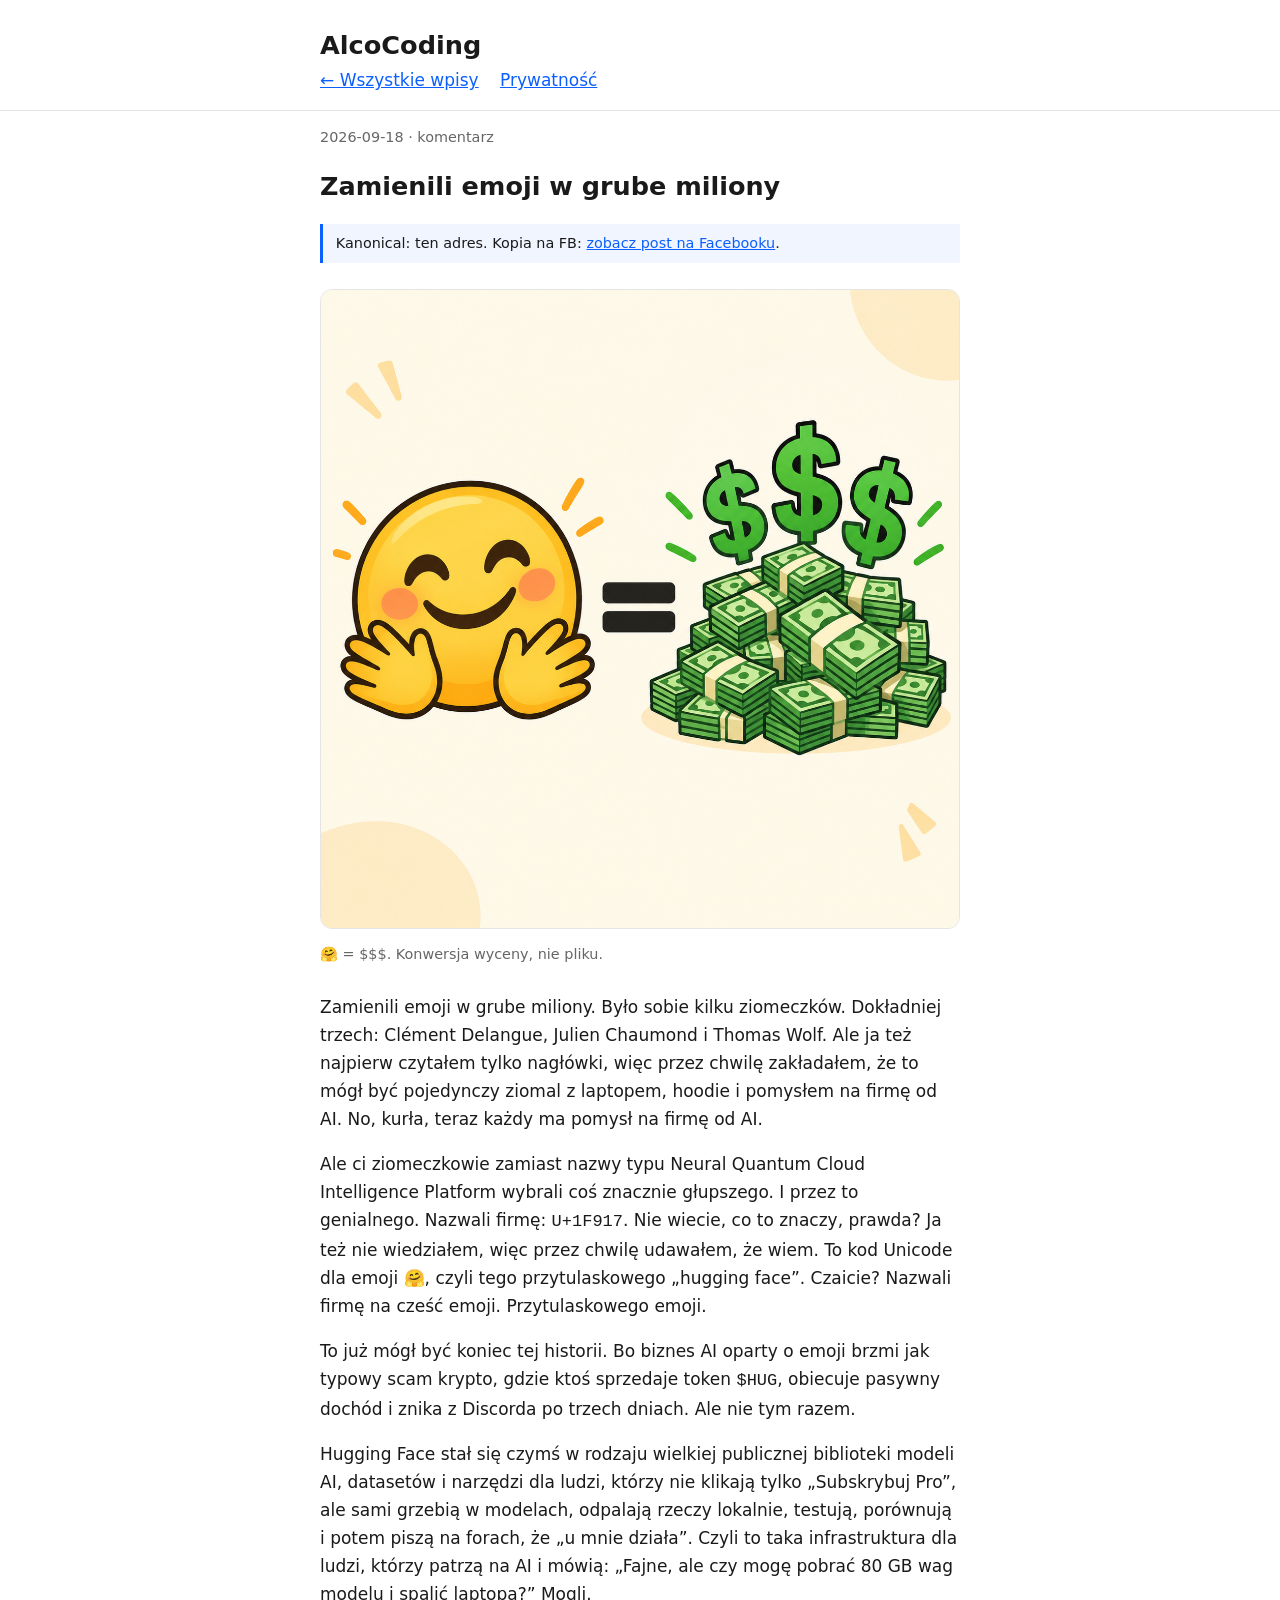
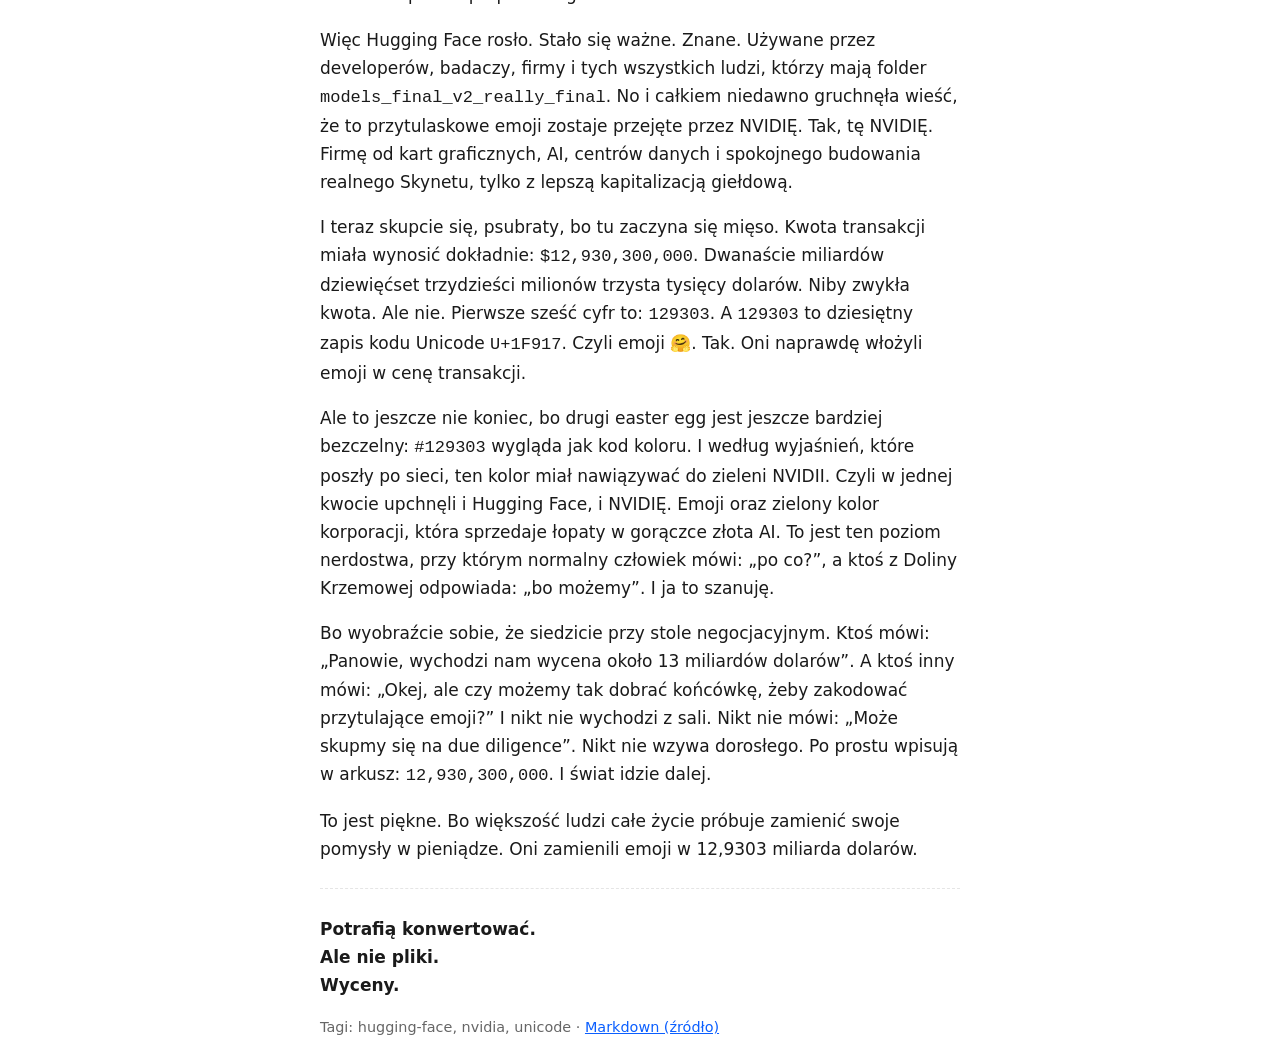
<file: posts/2026-09-18-emoji-w-grube-miliony.html>
<!doctype html>
<html lang="pl">
<head>
  <meta charset="utf-8">
  <meta name="viewport" content="width=device-width, initial-scale=1">
  <title>Zamienili emoji w grube miliony – AlcoCoding</title>
  <meta name="description" content="Hugging Face przejęte przez NVIDIĘ za $12,930,300,000 – a pierwsze sześć cyfr to 129303, czyli emoji 🤗 w cenie transakcji.">
  <meta property="og:title" content="Zamienili emoji w grube miliony – AlcoCoding">
  <meta property="og:description" content="Oni zamienili emoji w 12,9303 miliarda dolarów. Potrafią konwertować. Ale nie pliki. Wyceny.">
  <meta property="og:image" content="https://alcocodingai.github.io/images/2026-09-18-emoji-w-grube-miliony.png">
  <meta property="og:type" content="article">
  <link rel="stylesheet" href="../style.css">
</head>
<body>
<header class="site-header"><div class="wrap">
  <a class="brand" href="../index.html">AlcoCoding</a>
  <nav><a href="../index.html">← Wszystkie wpisy</a> <a href="../privacy.html">Prywatność</a></nav>
</div></header>
<main class="wrap"><article class="post">
  <p class="meta"><time datetime="2026-09-18">2026-09-18</time> · komentarz</p>
  <h1>Zamienili emoji w grube miliony</h1>
  <p class="fb-note">Kanonical: ten adres. Kopia na FB: <a href="https://www.facebook.com/AlcoCoding/posts/pfbid0cpuYYLuefrMBxSx7N4fe98ZTfn9PLZker2PL5iF1c6PC7AZuDChuPPydd67D3xoMl">zobacz post na Facebooku</a>.</p>
  <figure>
    <img src="../images/2026-09-18-emoji-w-grube-miliony.png" alt="Przytulające emoji równa się stos banknotów – Hugging Face równa się miliardy" loading="lazy">
    <figcaption class="meta">🤗 = $$$. Konwersja wyceny, nie pliku.</figcaption>
  </figure>
  <div class="post-body">
    <p>Zamienili emoji w grube miliony. Było sobie kilku ziomeczków. Dokładniej trzech: Clément Delangue, Julien Chaumond i Thomas Wolf. Ale ja też najpierw czytałem tylko nagłówki, więc przez chwilę zakładałem, że to mógł być pojedynczy ziomal z laptopem, hoodie i pomysłem na firmę od AI. No, kurła, teraz każdy ma pomysł na firmę od AI.</p>
    <p>Ale ci ziomeczkowie zamiast nazwy typu Neural Quantum Cloud Intelligence Platform wybrali coś znacznie głupszego. I przez to genialnego. Nazwali firmę: <code>U+1F917</code>. Nie wiecie, co to znaczy, prawda? Ja też nie wiedziałem, więc przez chwilę udawałem, że wiem. To kod Unicode dla emoji 🤗, czyli tego przytulaskowego „hugging face”. Czaicie? Nazwali firmę na cześć emoji. Przytulaskowego emoji.</p>
    <p>To już mógł być koniec tej historii. Bo biznes AI oparty o emoji brzmi jak typowy scam krypto, gdzie ktoś sprzedaje token <code>$HUG</code>, obiecuje pasywny dochód i znika z Discorda po trzech dniach. Ale nie tym razem.</p>
    <p>Hugging Face stał się czymś w rodzaju wielkiej publicznej biblioteki modeli AI, datasetów i narzędzi dla ludzi, którzy nie klikają tylko „Subskrybuj Pro”, ale sami grzebią w modelach, odpalają rzeczy lokalnie, testują, porównują i potem piszą na forach, że „u mnie działa”. Czyli to taka infrastruktura dla ludzi, którzy patrzą na AI i mówią: „Fajne, ale czy mogę pobrać 80 GB wag modelu i spalić laptopa?” Mogli.</p>
    <p>Więc Hugging Face rosło. Stało się ważne. Znane. Używane przez developerów, badaczy, firmy i tych wszystkich ludzi, którzy mają folder <code>models_final_v2_really_final</code>. No i całkiem niedawno gruchnęła wieść, że to przytulaskowe emoji zostaje przejęte przez NVIDIĘ. Tak, tę NVIDIĘ. Firmę od kart graficznych, AI, centrów danych i spokojnego budowania realnego Skynetu, tylko z lepszą kapitalizacją giełdową.</p>
    <p>I teraz skupcie się, psubraty, bo tu zaczyna się mięso. Kwota transakcji miała wynosić dokładnie: <code>$12,930,300,000</code>. Dwanaście miliardów dziewięćset trzydzieści milionów trzysta tysięcy dolarów. Niby zwykła kwota. Ale nie. Pierwsze sześć cyfr to: <code>129303</code>. A <code>129303</code> to dziesiętny zapis kodu Unicode <code>U+1F917</code>. Czyli emoji 🤗. Tak. Oni naprawdę włożyli emoji w cenę transakcji.</p>
    <p>Ale to jeszcze nie koniec, bo drugi easter egg jest jeszcze bardziej bezczelny: <code>#129303</code> wygląda jak kod koloru. I według wyjaśnień, które poszły po sieci, ten kolor miał nawiązywać do zieleni NVIDII. Czyli w jednej kwocie upchnęli i Hugging Face, i NVIDIĘ. Emoji oraz zielony kolor korporacji, która sprzedaje łopaty w gorączce złota AI. To jest ten poziom nerdostwa, przy którym normalny człowiek mówi: „po co?”, a ktoś z Doliny Krzemowej odpowiada: „bo możemy”. I ja to szanuję.</p>
    <p>Bo wyobraźcie sobie, że siedzicie przy stole negocjacyjnym. Ktoś mówi: „Panowie, wychodzi nam wycena około 13 miliardów dolarów”. A ktoś inny mówi: „Okej, ale czy możemy tak dobrać końcówkę, żeby zakodować przytulające emoji?” I nikt nie wychodzi z sali. Nikt nie mówi: „Może skupmy się na due diligence”. Nikt nie wzywa dorosłego. Po prostu wpisują w arkusz: <code>12,930,300,000</code>. I świat idzie dalej.</p>
    <p>To jest piękne. Bo większość ludzi całe życie próbuje zamienić swoje pomysły w pieniądze. Oni zamienili emoji w 12,9303 miliarda dolarów.</p>
    <hr class="punch-break">
    <p class="punch">Potrafią konwertować.<br>Ale nie pliki.<br>Wyceny.</p>
  </div>
  <footer><p class="meta">Tagi: hugging-face, nvidia, unicode · <a href="2026-09-18-emoji-w-grube-miliony.md">Markdown (źródło)</a></p></footer>
</article></main>
</body>
</html>
</file>
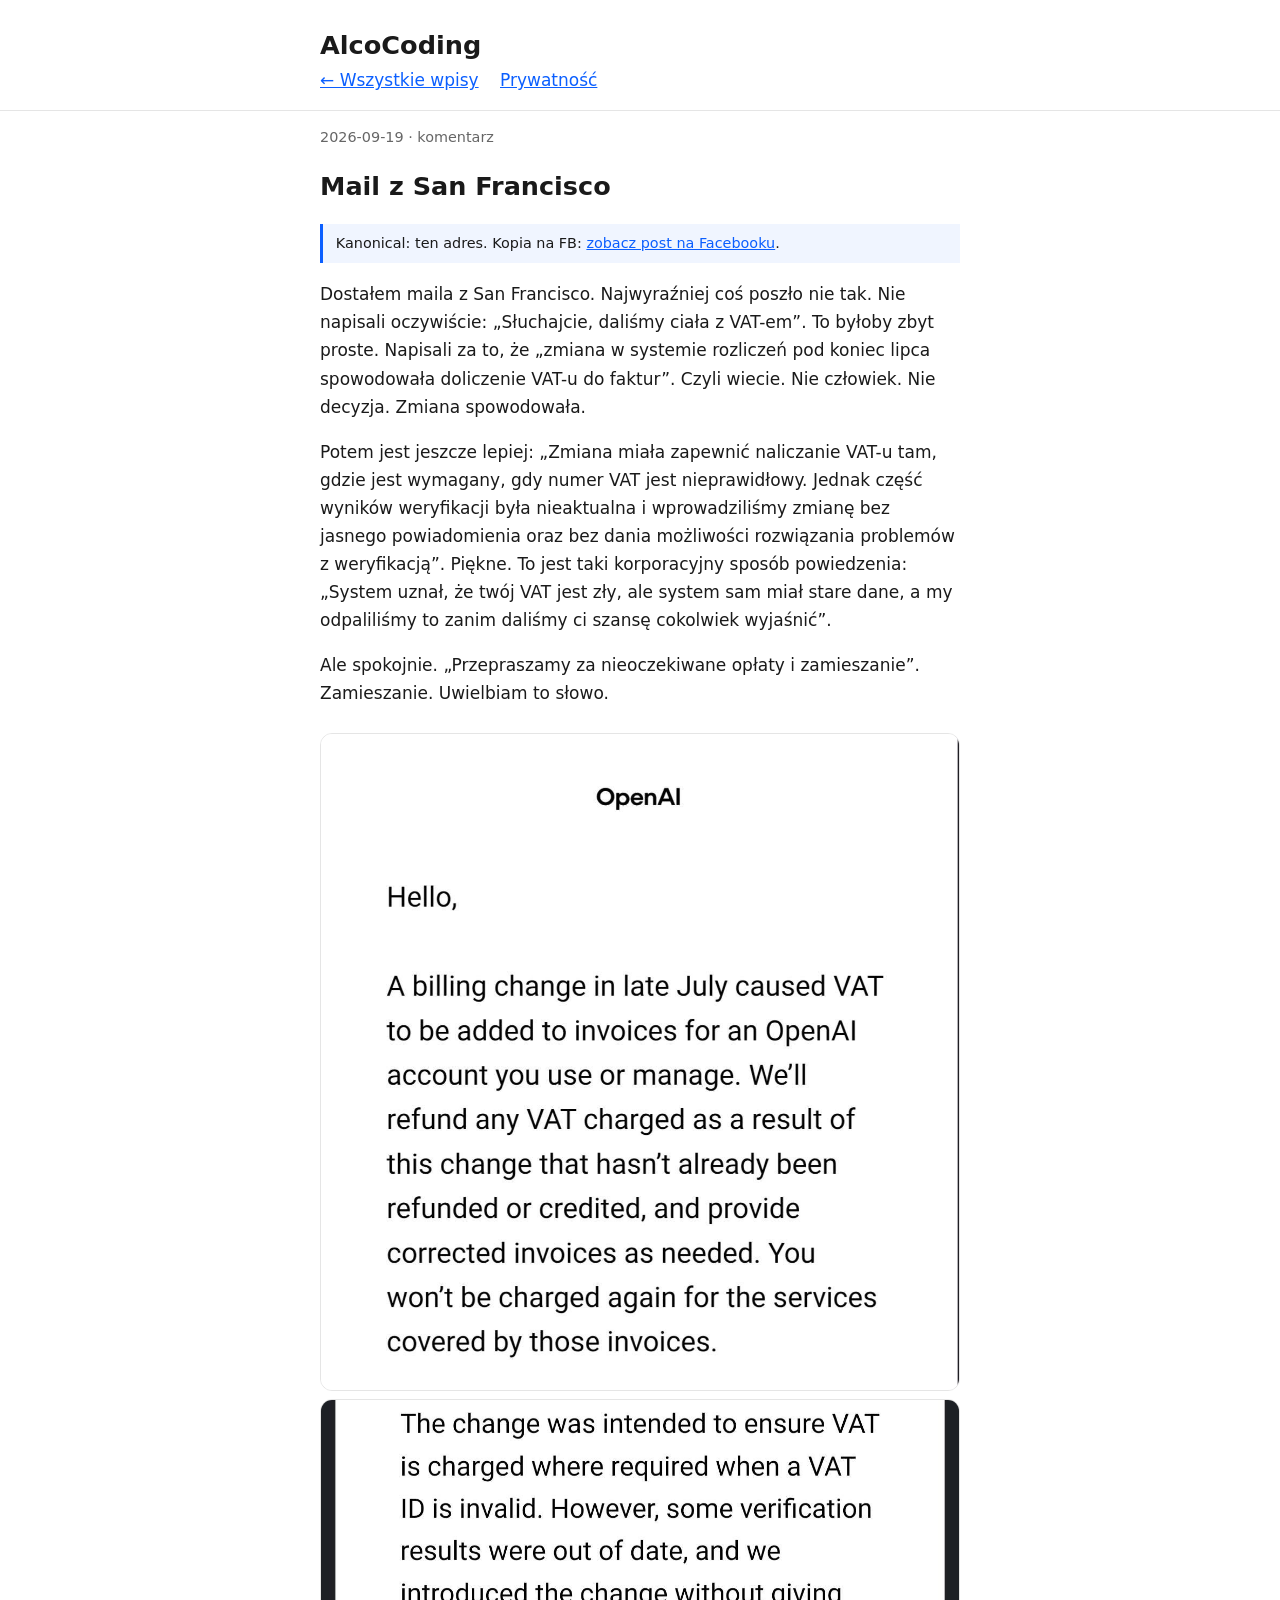
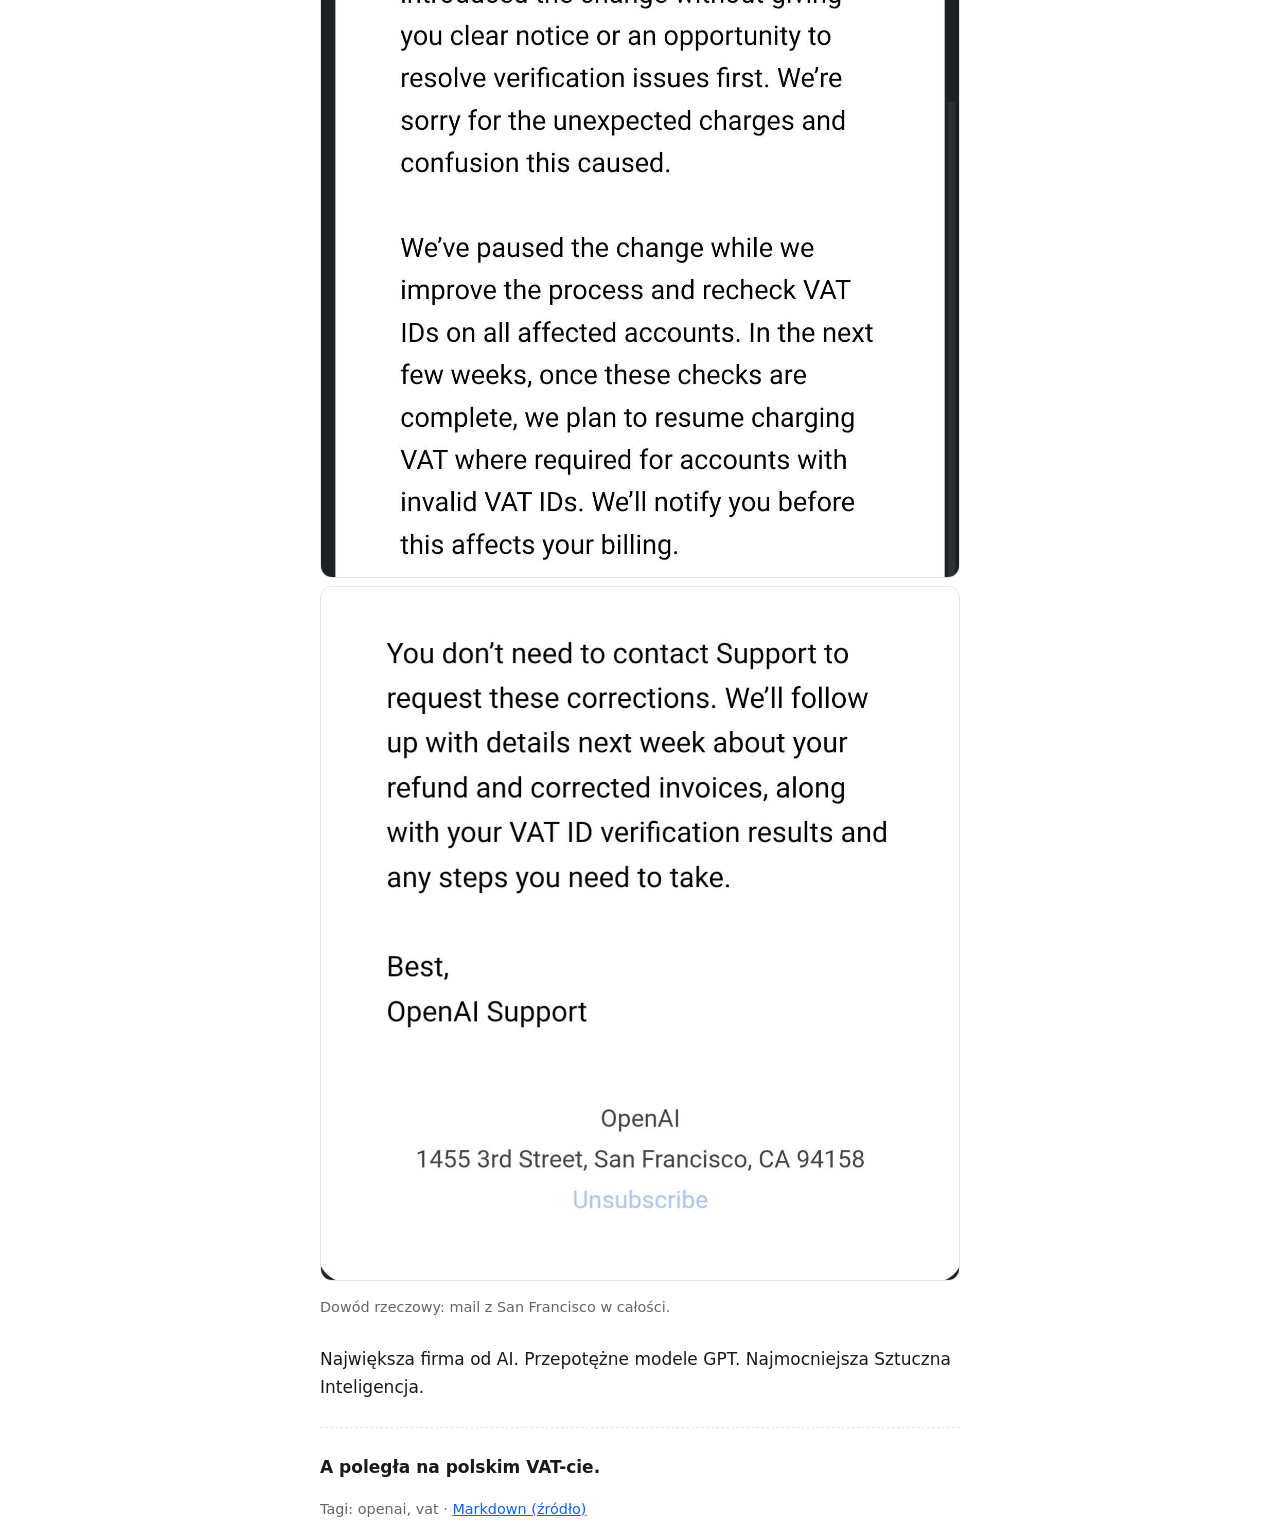
<file: posts/2026-09-19-mail-z-san-francisco.html>
<!doctype html>
<html lang="pl">
<head>
  <meta charset="utf-8">
  <meta name="viewport" content="width=device-width, initial-scale=1">
  <title>Mail z San Francisco – AlcoCoding</title>
  <meta name="description" content="OpenAI: »zmiana w systemie rozliczeń spowodowała doliczenie VAT-u«. Nie człowiek. Nie decyzja. Zmiana spowodowała. A poległa na polskim VAT-cie.">
  <meta property="og:title" content="Mail z San Francisco – AlcoCoding">
  <meta property="og:description" content="Najmocniejsza Sztuczna Inteligencja. A poległa na polskim VAT-cie.">
  <meta property="og:image" content="https://alcocodingai.github.io/images/2026-09-19-mail-z-san-francisco-1.jpg">
  <meta property="og:type" content="article">
  <link rel="stylesheet" href="../style.css">
</head>
<body>
<header class="site-header"><div class="wrap">
  <a class="brand" href="../index.html">AlcoCoding</a>
  <nav><a href="../index.html">← Wszystkie wpisy</a> <a href="../privacy.html">Prywatność</a></nav>
</div></header>
<main class="wrap"><article class="post">
  <p class="meta"><time datetime="2026-09-19">2026-09-19</time> · komentarz</p>
  <h1>Mail z San Francisco</h1>
  <p class="fb-note">Kanonical: ten adres. Kopia na FB: <a href="https://www.facebook.com/AlcoCoding/posts/pfbid0DovT8w2cH9BrGpF37V3Js91zMQFoaKaRGgPLRrR681b44YNMB3J6CCVa93mdBw12l">zobacz post na Facebooku</a>.</p>
  <div class="post-body">
    <p>Dostałem maila z San Francisco. Najwyraźniej coś poszło nie tak. Nie napisali oczywiście: „Słuchajcie, daliśmy ciała z VAT-em”. To byłoby zbyt proste. Napisali za to, że „zmiana w systemie rozliczeń pod koniec lipca spowodowała doliczenie VAT-u do faktur”. Czyli wiecie. Nie człowiek. Nie decyzja. Zmiana spowodowała.</p>
    <p>Potem jest jeszcze lepiej: „Zmiana miała zapewnić naliczanie VAT-u tam, gdzie jest wymagany, gdy numer VAT jest nieprawidłowy. Jednak część wyników weryfikacji była nieaktualna i wprowadziliśmy zmianę bez jasnego powiadomienia oraz bez dania możliwości rozwiązania problemów z weryfikacją”. Piękne. To jest taki korporacyjny sposób powiedzenia: „System uznał, że twój VAT jest zły, ale system sam miał stare dane, a my odpaliliśmy to zanim daliśmy ci szansę cokolwiek wyjaśnić”.</p>
    <p>Ale spokojnie. „Przepraszamy za nieoczekiwane opłaty i zamieszanie”. Zamieszanie. Uwielbiam to słowo.</p>
    <figure>
      <img src="../images/2026-09-19-mail-z-san-francisco-1.jpg" alt="Screenshot maila OpenAI, część 1: zmiana rozliczeń doliczyła VAT do faktur, zwrot w drodze" loading="lazy">
      <img src="../images/2026-09-19-mail-z-san-francisco-2.jpg" alt="Screenshot maila OpenAI, część 2: nieaktualne wyniki weryfikacji, przeprosiny za zamieszanie" loading="lazy">
      <img src="../images/2026-09-19-mail-z-san-francisco-3.jpg" alt="Screenshot maila OpenAI, część 3: poprawki bez kontaktu ze wsparciem, podpis OpenAI Support" loading="lazy">
      <figcaption class="meta">Dowód rzeczowy: mail z San Francisco w całości.</figcaption>
    </figure>
    <p>Największa firma od AI. Przepotężne modele GPT. Najmocniejsza Sztuczna Inteligencja.</p>
    <hr class="punch-break">
    <p class="punch">A poległa na polskim VAT-cie.</p>
  </div>
  <footer><p class="meta">Tagi: openai, vat · <a href="2026-09-19-mail-z-san-francisco.md">Markdown (źródło)</a></p></footer>
</article></main>
</body>
</html>
</file>
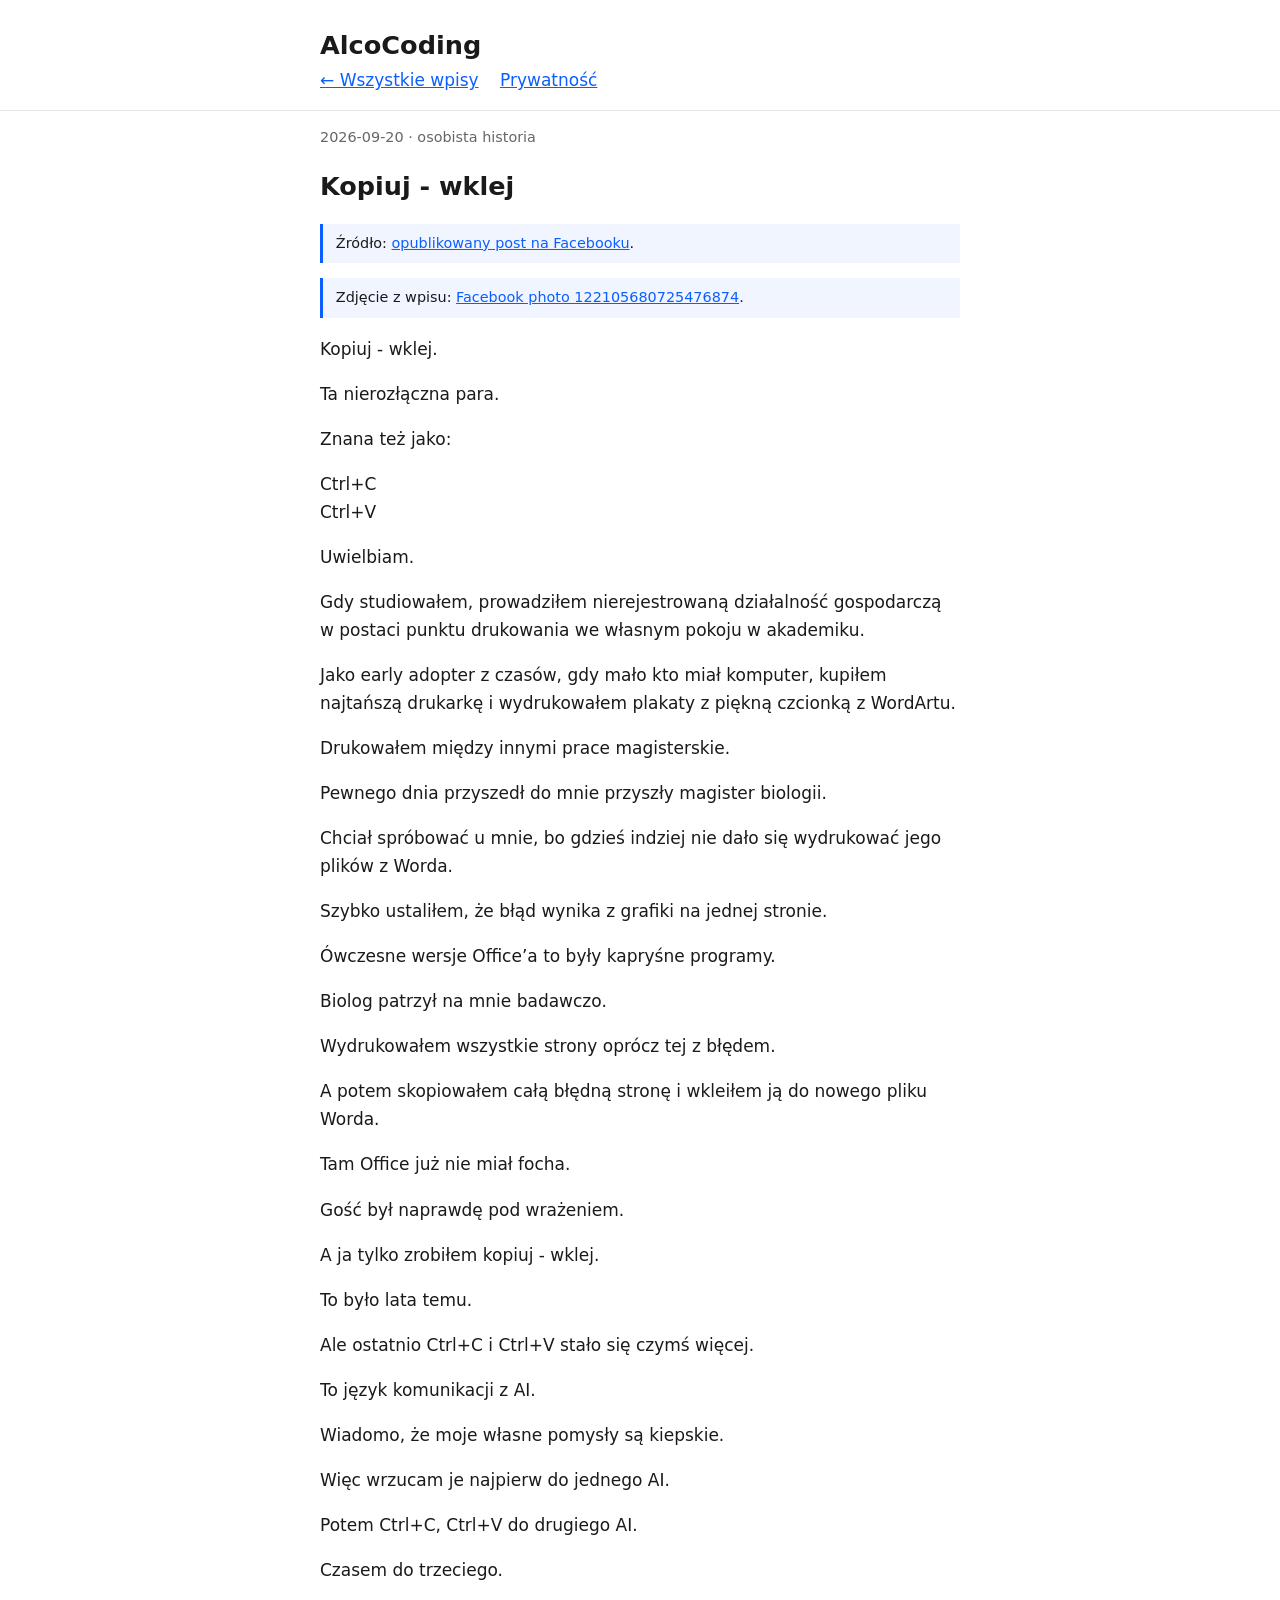
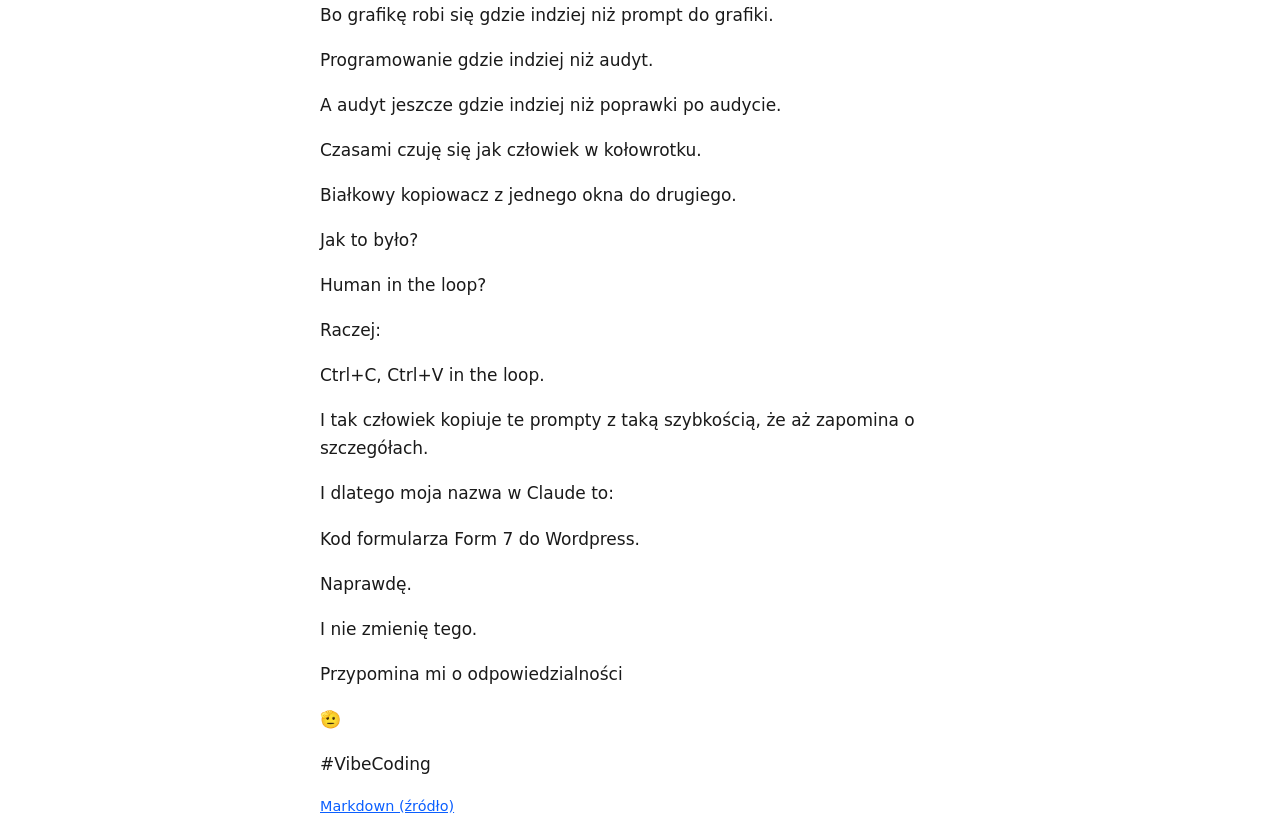
<file: posts/2026-09-20-kopiuj-wklej.html>
<!doctype html>
<html lang="pl">
<head>
  <meta charset="utf-8">
  <meta name="viewport" content="width=device-width, initial-scale=1">
  <title>Kopiuj - wklej – AlcoCoding</title>
  <meta name="description" content="Ctrl+C, Ctrl+V jako język komunikacji z AI. Human in the loop? Raczej: Ctrl+C, Ctrl+V in the loop.">
  <meta property="og:title" content="Kopiuj - wklej – AlcoCoding">
  <meta property="og:description" content="Ctrl+C, Ctrl+V jako język komunikacji z AI. Human in the loop? Raczej: Ctrl+C, Ctrl+V in the loop.">
  
  <meta property="og:type" content="article">
  <link rel="stylesheet" href="../style.css">
</head>
<body>
<header class="site-header"><div class="wrap">
  <a class="brand" href="../index.html">AlcoCoding</a>
  <nav><a href="../index.html">← Wszystkie wpisy</a> <a href="../privacy.html">Prywatność</a></nav>
</div></header>
<main class="wrap"><article class="post">
  <p class="meta"><time datetime="2026-09-20">2026-09-20</time> · osobista historia</p>
  <h1>Kopiuj - wklej</h1>
  <p class="fb-note">Źródło: <a href="https://www.facebook.com/AlcoCoding/posts/122105680767476874">opublikowany post na Facebooku</a>.</p>
  <p class="fb-note">Zdjęcie z wpisu: <a href="https://www.facebook.com/photo/?fbid=122105680725476874">Facebook photo 122105680725476874</a>.</p>
  <div class="post-body">
    <p>Kopiuj - wklej.</p>
    <p>Ta nierozłączna para.</p>
    <p>Znana też jako:</p>
    <p>Ctrl+C<br>Ctrl+V</p>
    <p>Uwielbiam.</p>
    <p>Gdy studiowałem, prowadziłem nierejestrowaną działalność gospodarczą w postaci punktu drukowania we własnym pokoju w akademiku.</p>
    <p>Jako early adopter z czasów, gdy mało kto miał komputer, kupiłem najtańszą drukarkę i wydrukowałem plakaty z piękną czcionką z WordArtu.</p>
    <p>Drukowałem między innymi prace magisterskie.</p>
    <p>Pewnego dnia przyszedł do mnie przyszły magister biologii.</p>
    <p>Chciał spróbować u mnie, bo gdzieś indziej nie dało się wydrukować jego plików z Worda.</p>
    <p>Szybko ustaliłem, że błąd wynika z grafiki na jednej stronie.</p>
    <p>Ówczesne wersje Office’a to były kapryśne programy.</p>
    <p>Biolog patrzył na mnie badawczo.</p>
    <p>Wydrukowałem wszystkie strony oprócz tej z błędem.</p>
    <p>A potem skopiowałem całą błędną stronę i wkleiłem ją do nowego pliku Worda.</p>
    <p>Tam Office już nie miał focha.</p>
    <p>Gość był naprawdę pod wrażeniem.</p>
    <p>A ja tylko zrobiłem kopiuj - wklej.</p>
    <p>To było lata temu.</p>
    <p>Ale ostatnio Ctrl+C i Ctrl+V stało się czymś więcej.</p>
    <p>To język komunikacji z AI.</p>
    <p>Wiadomo, że moje własne pomysły są kiepskie.</p>
    <p>Więc wrzucam je najpierw do jednego AI.</p>
    <p>Potem Ctrl+C, Ctrl+V do drugiego AI.</p>
    <p>Czasem do trzeciego.</p>
    <p>Bo grafikę robi się gdzie indziej niż prompt do grafiki.</p>
    <p>Programowanie gdzie indziej niż audyt.</p>
    <p>A audyt jeszcze gdzie indziej niż poprawki po audycie.</p>
    <p>Czasami czuję się jak człowiek w kołowrotku.</p>
    <p>Białkowy kopiowacz z jednego okna do drugiego.</p>
    <p>Jak to było?</p>
    <p>Human in the loop?</p>
    <p>Raczej:</p>
    <p>Ctrl+C, Ctrl+V in the loop.</p>
    <p>I tak człowiek kopiuje te prompty z taką szybkością, że aż zapomina o szczegółach.</p>
    <p>I dlatego moja nazwa w Claude to:</p>
    <p>Kod formularza Form 7 do Wordpress.</p>
    <p>Naprawdę.</p>
    <p>I nie zmienię tego.</p>
    <p>Przypomina mi o odpowiedzialności</p>
    <p>🫡</p>
    <p>#VibeCoding</p>
  </div>
  <footer><p class="meta"><a href="2026-09-20-kopiuj-wklej.md">Markdown (źródło)</a></p></footer>
</article></main>
</body>
</html>
</file>
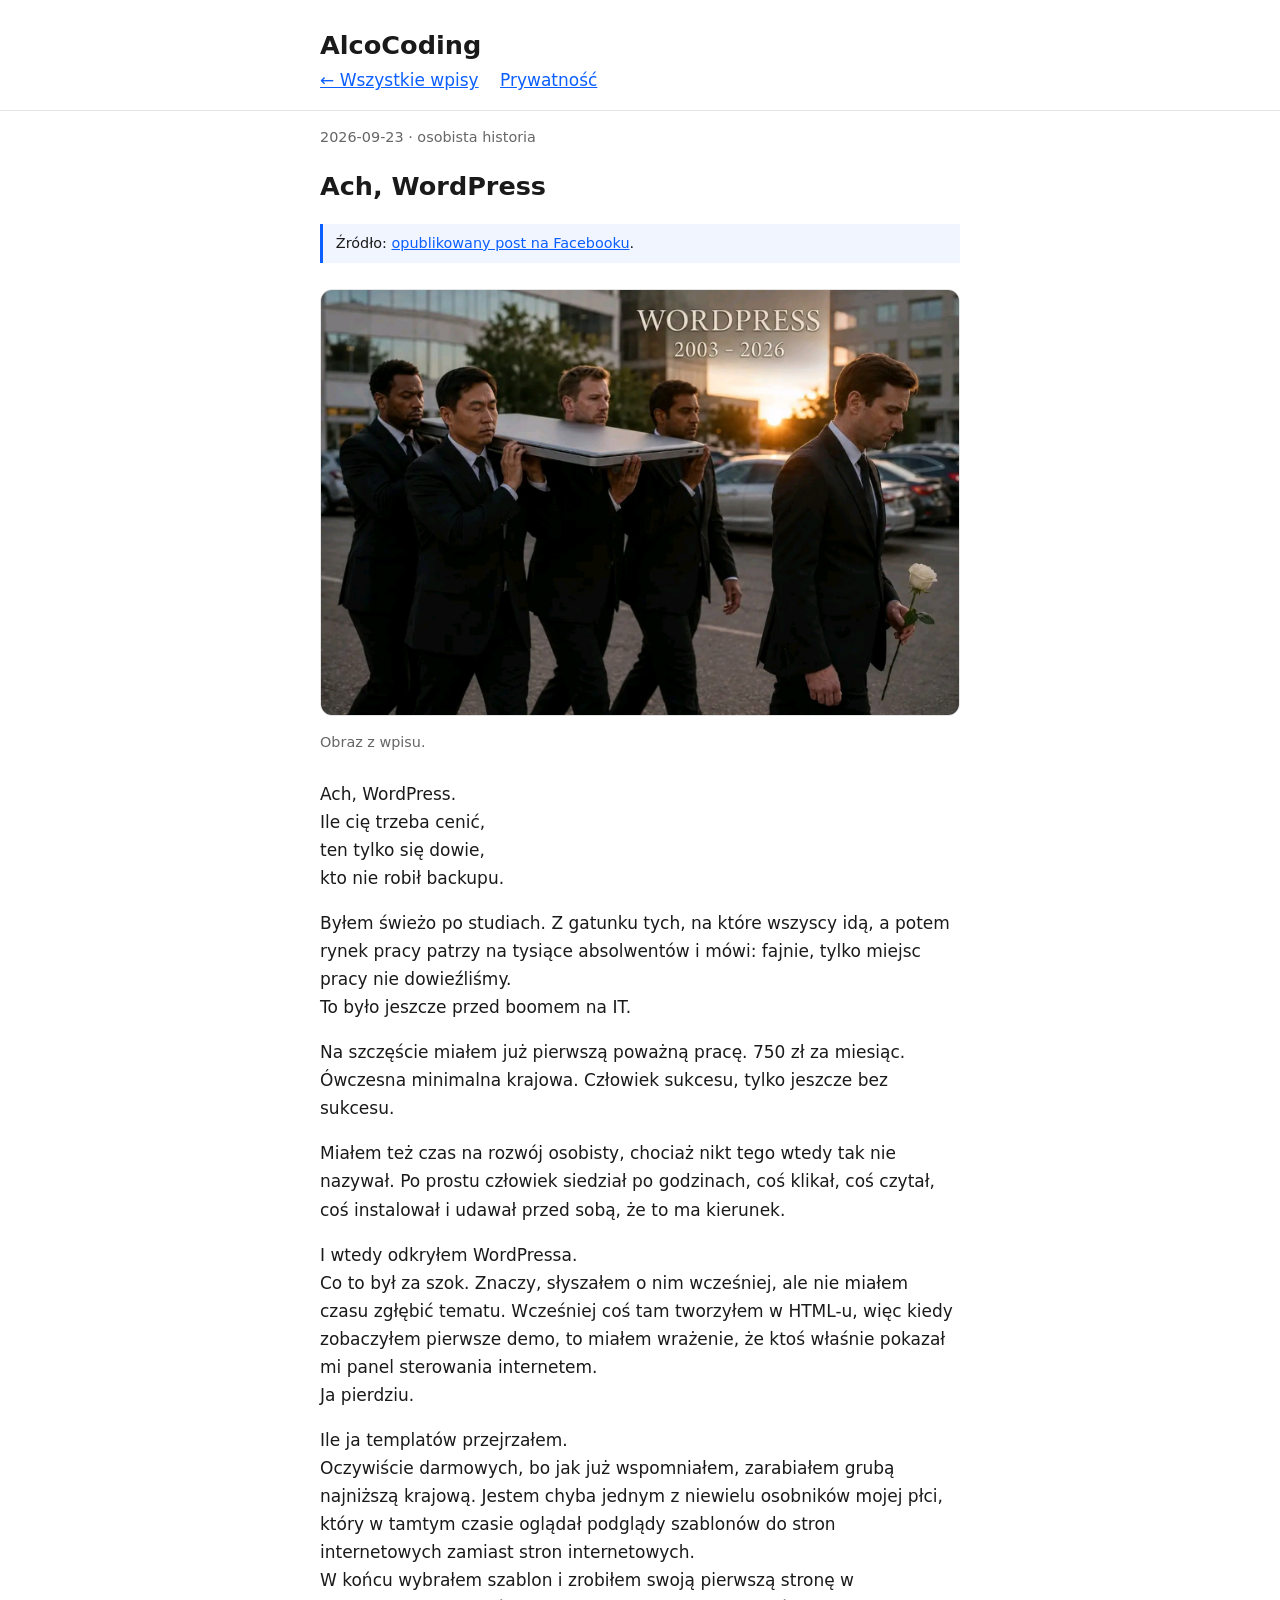
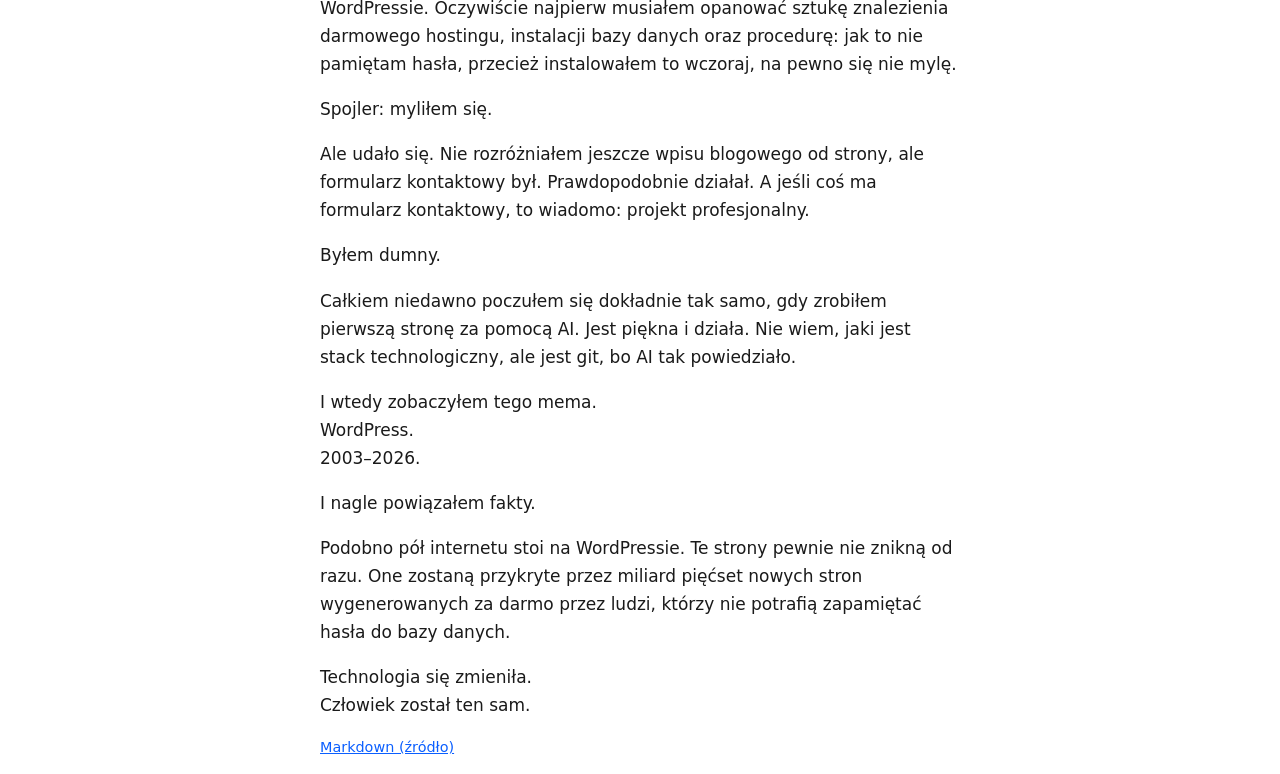
<file: posts/2026-09-23-ach-wordpress.html>
<!doctype html>
<html lang="pl">
<head>
  <meta charset="utf-8">
  <meta name="viewport" content="width=device-width, initial-scale=1">
  <title>Ach, WordPress – AlcoCoding</title>
  <meta name="description" content="Pierwsza strona w WordPressie, 750 zł pensji i powrót tego samego uczucia przy pierwszej stronie zrobionej z AI.">
  <meta property="og:title" content="Ach, WordPress – AlcoCoding">
  <meta property="og:description" content="Pierwsza strona w WordPressie, 750 zł pensji i powrót tego samego uczucia przy pierwszej stronie zrobionej z AI.">
  <meta property="og:image" content="https://alcocodingai.github.io/images/2026-09-23-ach-wordpress.jpg">
  <meta property="og:type" content="article">
  <link rel="stylesheet" href="../style.css">
</head>
<body>
<header class="site-header"><div class="wrap">
  <a class="brand" href="../index.html">AlcoCoding</a>
  <nav><a href="../index.html">← Wszystkie wpisy</a> <a href="../privacy.html">Prywatność</a></nav>
</div></header>
<main class="wrap"><article class="post">
  <p class="meta"><time datetime="2026-09-23">2026-09-23</time> · osobista historia</p>
  <h1>Ach, WordPress</h1>
  <p class="fb-note">Źródło: <a href="https://www.facebook.com/AlcoCoding/posts/122108909775476874">opublikowany post na Facebooku</a>.</p>
  <figure><img src="../images/2026-09-23-ach-wordpress.jpg" alt="" loading="lazy"><figcaption class="meta">Obraz z wpisu.</figcaption></figure>
  <div class="post-body">
    <p>Ach, WordPress.<br>Ile cię trzeba cenić,<br>ten tylko się dowie,<br>kto nie robił backupu.</p>
    <p>Byłem świeżo po studiach. Z gatunku tych, na które wszyscy idą, a potem rynek pracy patrzy na tysiące absolwentów i mówi: fajnie, tylko miejsc pracy nie dowieźliśmy.<br>To było jeszcze przed boomem na IT.</p>
    <p>Na szczęście miałem już pierwszą poważną pracę. 750 zł za miesiąc. Ówczesna minimalna krajowa. Człowiek sukcesu, tylko jeszcze bez sukcesu.</p>
    <p>Miałem też czas na rozwój osobisty, chociaż nikt tego wtedy tak nie nazywał. Po prostu człowiek siedział po godzinach, coś klikał, coś czytał, coś instalował i udawał przed sobą, że to ma kierunek.</p>
    <p>I wtedy odkryłem WordPressa.<br>Co to był za szok. Znaczy, słyszałem o nim wcześniej, ale nie miałem czasu zgłębić tematu. Wcześniej coś tam tworzyłem w HTML-u, więc kiedy zobaczyłem pierwsze demo, to miałem wrażenie, że ktoś właśnie pokazał mi panel sterowania internetem.<br>Ja pierdziu.</p>
    <p>Ile ja templatów przejrzałem.<br>Oczywiście darmowych, bo jak już wspomniałem, zarabiałem grubą najniższą krajową. Jestem chyba jednym z niewielu osobników mojej płci, który w tamtym czasie oglądał podglądy szablonów do stron internetowych zamiast stron internetowych.<br>W końcu wybrałem szablon i zrobiłem swoją pierwszą stronę w WordPressie. Oczywiście najpierw musiałem opanować sztukę znalezienia darmowego hostingu, instalacji bazy danych oraz procedurę: jak to nie pamiętam hasła, przecież instalowałem to wczoraj, na pewno się nie mylę.</p>
    <p>Spojler: myliłem się.</p>
    <p>Ale udało się. Nie rozróżniałem jeszcze wpisu blogowego od strony, ale formularz kontaktowy był. Prawdopodobnie działał. A jeśli coś ma formularz kontaktowy, to wiadomo: projekt profesjonalny.</p>
    <p>Byłem dumny.</p>
    <p>Całkiem niedawno poczułem się dokładnie tak samo, gdy zrobiłem pierwszą stronę za pomocą AI. Jest piękna i działa. Nie wiem, jaki jest stack technologiczny, ale jest git, bo AI tak powiedziało.</p>
    <p>I wtedy zobaczyłem tego mema.<br>WordPress.<br>2003–2026.</p>
    <p>I nagle powiązałem fakty.</p>
    <p>Podobno pół internetu stoi na WordPressie. Te strony pewnie nie znikną od razu. One zostaną przykryte przez miliard pięćset nowych stron wygenerowanych za darmo przez ludzi, którzy nie potrafią zapamiętać hasła do bazy danych.</p>
    <p>Technologia się zmieniła.<br>Człowiek został ten sam.</p>
  </div>
  <footer><p class="meta"><a href="2026-09-23-ach-wordpress.md">Markdown (źródło)</a></p></footer>
</article></main>
</body>
</html>
</file>
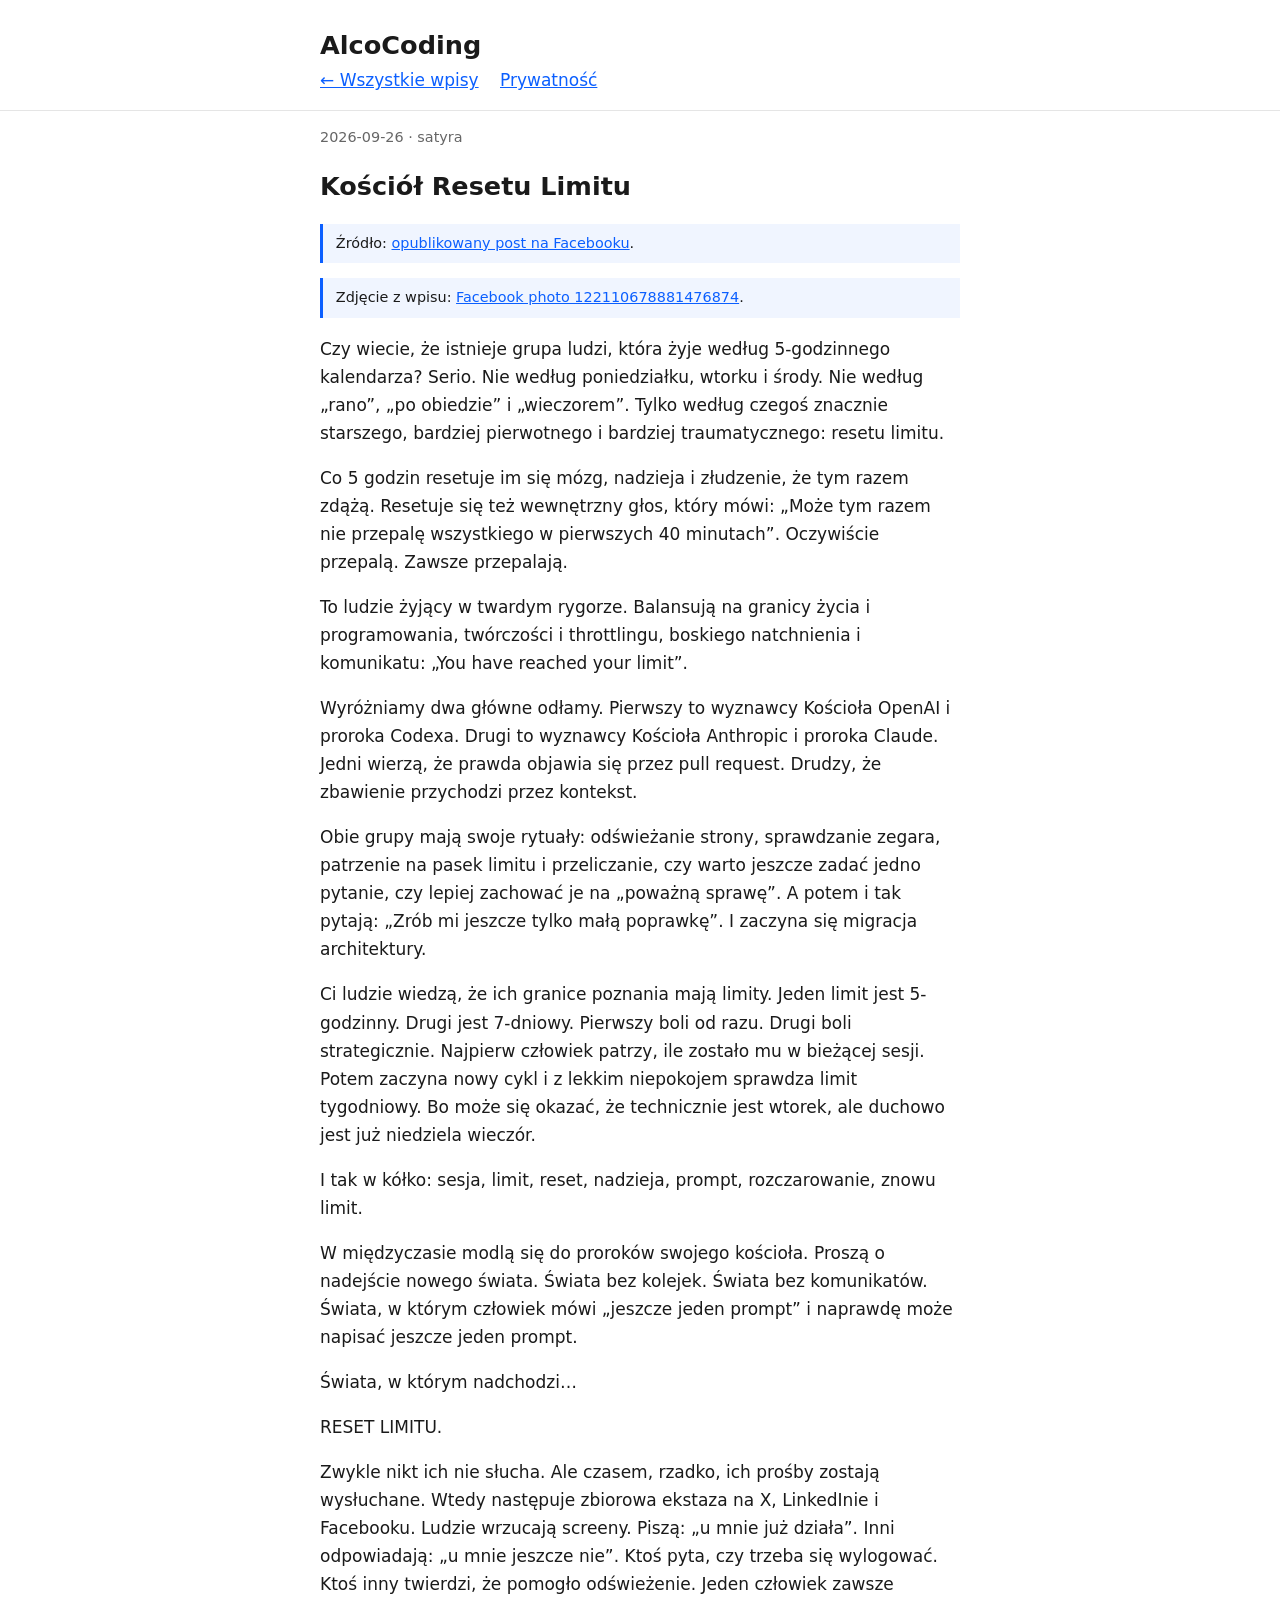
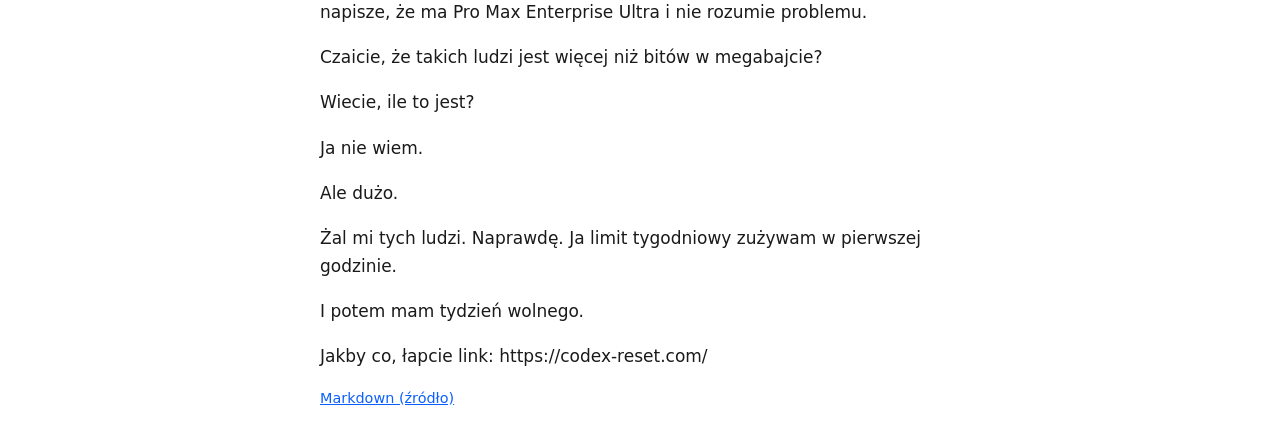
<file: posts/2026-09-26-kosciol-resetu-limitu.html>
<!doctype html>
<html lang="pl">
<head>
  <meta charset="utf-8">
  <meta name="viewport" content="width=device-width, initial-scale=1">
  <title>Kościół Resetu Limitu – AlcoCoding</title>
  <meta name="description" content="Ludzie żyjący według 5-godzinnego kalendarza, resetów limitu i komunikatu You have reached your limit.">
  <meta property="og:title" content="Kościół Resetu Limitu – AlcoCoding">
  <meta property="og:description" content="Ludzie żyjący według 5-godzinnego kalendarza, resetów limitu i komunikatu You have reached your limit.">
  
  <meta property="og:type" content="article">
  <link rel="stylesheet" href="../style.css">
</head>
<body>
<header class="site-header"><div class="wrap">
  <a class="brand" href="../index.html">AlcoCoding</a>
  <nav><a href="../index.html">← Wszystkie wpisy</a> <a href="../privacy.html">Prywatność</a></nav>
</div></header>
<main class="wrap"><article class="post">
  <p class="meta"><time datetime="2026-09-26">2026-09-26</time> · satyra</p>
  <h1>Kościół Resetu Limitu</h1>
  <p class="fb-note">Źródło: <a href="https://www.facebook.com/AlcoCoding/posts/122110679133476874">opublikowany post na Facebooku</a>.</p>
  <p class="fb-note">Zdjęcie z wpisu: <a href="https://www.facebook.com/photo/?fbid=122110678881476874">Facebook photo 122110678881476874</a>.</p>
  <div class="post-body">
    <p>Czy wiecie, że istnieje grupa ludzi, która żyje według 5-godzinnego kalendarza? Serio. Nie według poniedziałku, wtorku i środy. Nie według „rano”, „po obiedzie” i „wieczorem”. Tylko według czegoś znacznie starszego, bardziej pierwotnego i bardziej traumatycznego: resetu limitu.</p>
    <p>Co 5 godzin resetuje im się mózg, nadzieja i złudzenie, że tym razem zdążą. Resetuje się też wewnętrzny głos, który mówi: „Może tym razem nie przepalę wszystkiego w pierwszych 40 minutach”. Oczywiście przepalą. Zawsze przepalają.</p>
    <p>To ludzie żyjący w twardym rygorze. Balansują na granicy życia i programowania, twórczości i throttlingu, boskiego natchnienia i komunikatu: „You have reached your limit”.</p>
    <p>Wyróżniamy dwa główne odłamy. Pierwszy to wyznawcy Kościoła OpenAI i proroka Codexa. Drugi to wyznawcy Kościoła Anthropic i proroka Claude. Jedni wierzą, że prawda objawia się przez pull request. Drudzy, że zbawienie przychodzi przez kontekst.</p>
    <p>Obie grupy mają swoje rytuały: odświeżanie strony, sprawdzanie zegara, patrzenie na pasek limitu i przeliczanie, czy warto jeszcze zadać jedno pytanie, czy lepiej zachować je na „poważną sprawę”. A potem i tak pytają: „Zrób mi jeszcze tylko małą poprawkę”. I zaczyna się migracja architektury.</p>
    <p>Ci ludzie wiedzą, że ich granice poznania mają limity. Jeden limit jest 5-godzinny. Drugi jest 7-dniowy. Pierwszy boli od razu. Drugi boli strategicznie. Najpierw człowiek patrzy, ile zostało mu w bieżącej sesji. Potem zaczyna nowy cykl i z lekkim niepokojem sprawdza limit tygodniowy. Bo może się okazać, że technicznie jest wtorek, ale duchowo jest już niedziela wieczór.</p>
    <p>I tak w kółko: sesja, limit, reset, nadzieja, prompt, rozczarowanie, znowu limit.</p>
    <p>W międzyczasie modlą się do proroków swojego kościoła. Proszą o nadejście nowego świata. Świata bez kolejek. Świata bez komunikatów. Świata, w którym człowiek mówi „jeszcze jeden prompt” i naprawdę może napisać jeszcze jeden prompt.</p>
    <p>Świata, w którym nadchodzi…</p>
    <p>RESET LIMITU.</p>
    <p>Zwykle nikt ich nie słucha. Ale czasem, rzadko, ich prośby zostają wysłuchane. Wtedy następuje zbiorowa ekstaza na X, LinkedInie i Facebooku. Ludzie wrzucają screeny. Piszą: „u mnie już działa”. Inni odpowiadają: „u mnie jeszcze nie”. Ktoś pyta, czy trzeba się wylogować. Ktoś inny twierdzi, że pomogło odświeżenie. Jeden człowiek zawsze napisze, że ma Pro Max Enterprise Ultra i nie rozumie problemu.</p>
    <p>Czaicie, że takich ludzi jest więcej niż bitów w megabajcie?</p>
    <p>Wiecie, ile to jest?</p>
    <p>Ja nie wiem.</p>
    <p>Ale dużo.</p>
    <p>Żal mi tych ludzi. Naprawdę. Ja limit tygodniowy zużywam w pierwszej godzinie.</p>
    <p>I potem mam tydzień wolnego.</p>
    <p>Jakby co, łapcie link: https://codex-reset.com/</p>
  </div>
  <footer><p class="meta"><a href="2026-09-26-kosciol-resetu-limitu.md">Markdown (źródło)</a></p></footer>
</article></main>
</body>
</html>
</file>
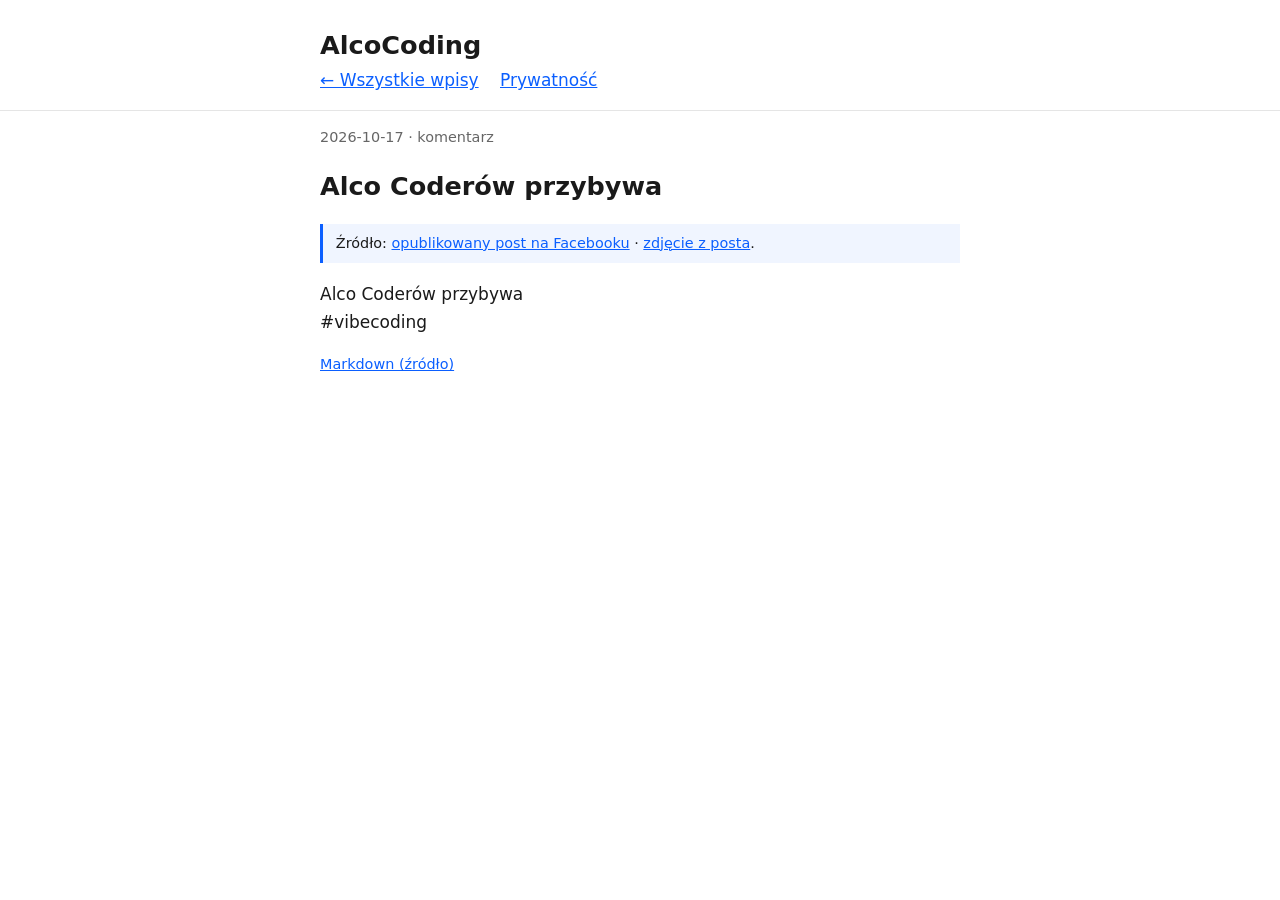
<file: posts/2026-10-17-alco-coderow-przybywa.html>
<!doctype html>
<html lang="pl">
<head>
  <meta charset="utf-8">
  <meta name="viewport" content="width=device-width, initial-scale=1">
  <title>Alco Coderów przybywa – AlcoCoding</title>
  <meta name="description" content="Alco Coderów przybywa. #vibecoding">
  <meta property="og:title" content="Alco Coderów przybywa – AlcoCoding">
  <meta property="og:description" content="Alco Coderów przybywa. #vibecoding">
  <meta property="og:type" content="article">
  <link rel="stylesheet" href="../style.css">
</head>
<body>
<header class="site-header"><div class="wrap">
  <a class="brand" href="../index.html">AlcoCoding</a>
  <nav><a href="../index.html">← Wszystkie wpisy</a> <a href="../privacy.html">Prywatność</a></nav>
</div></header>
<main class="wrap"><article class="post">
  <p class="meta"><time datetime="2026-10-17">2026-10-17</time> · komentarz</p>
  <h1>Alco Coderów przybywa</h1>
  <p class="fb-note">Źródło: <a href="https://www.facebook.com/AlcoCoding/posts/122120336277476874">opublikowany post na Facebooku</a> · <a href="https://www.facebook.com/photo/?fbid=122120336241476874">zdjęcie z posta</a>.</p>
  <div class="post-body">
    <p>Alco Coderów przybywa<br>#vibecoding</p>
  </div>
  <footer><p class="meta"><a href="2026-10-17-alco-coderow-przybywa.md">Markdown (źródło)</a></p></footer>
</article></main>
</body>
</html>
</file>
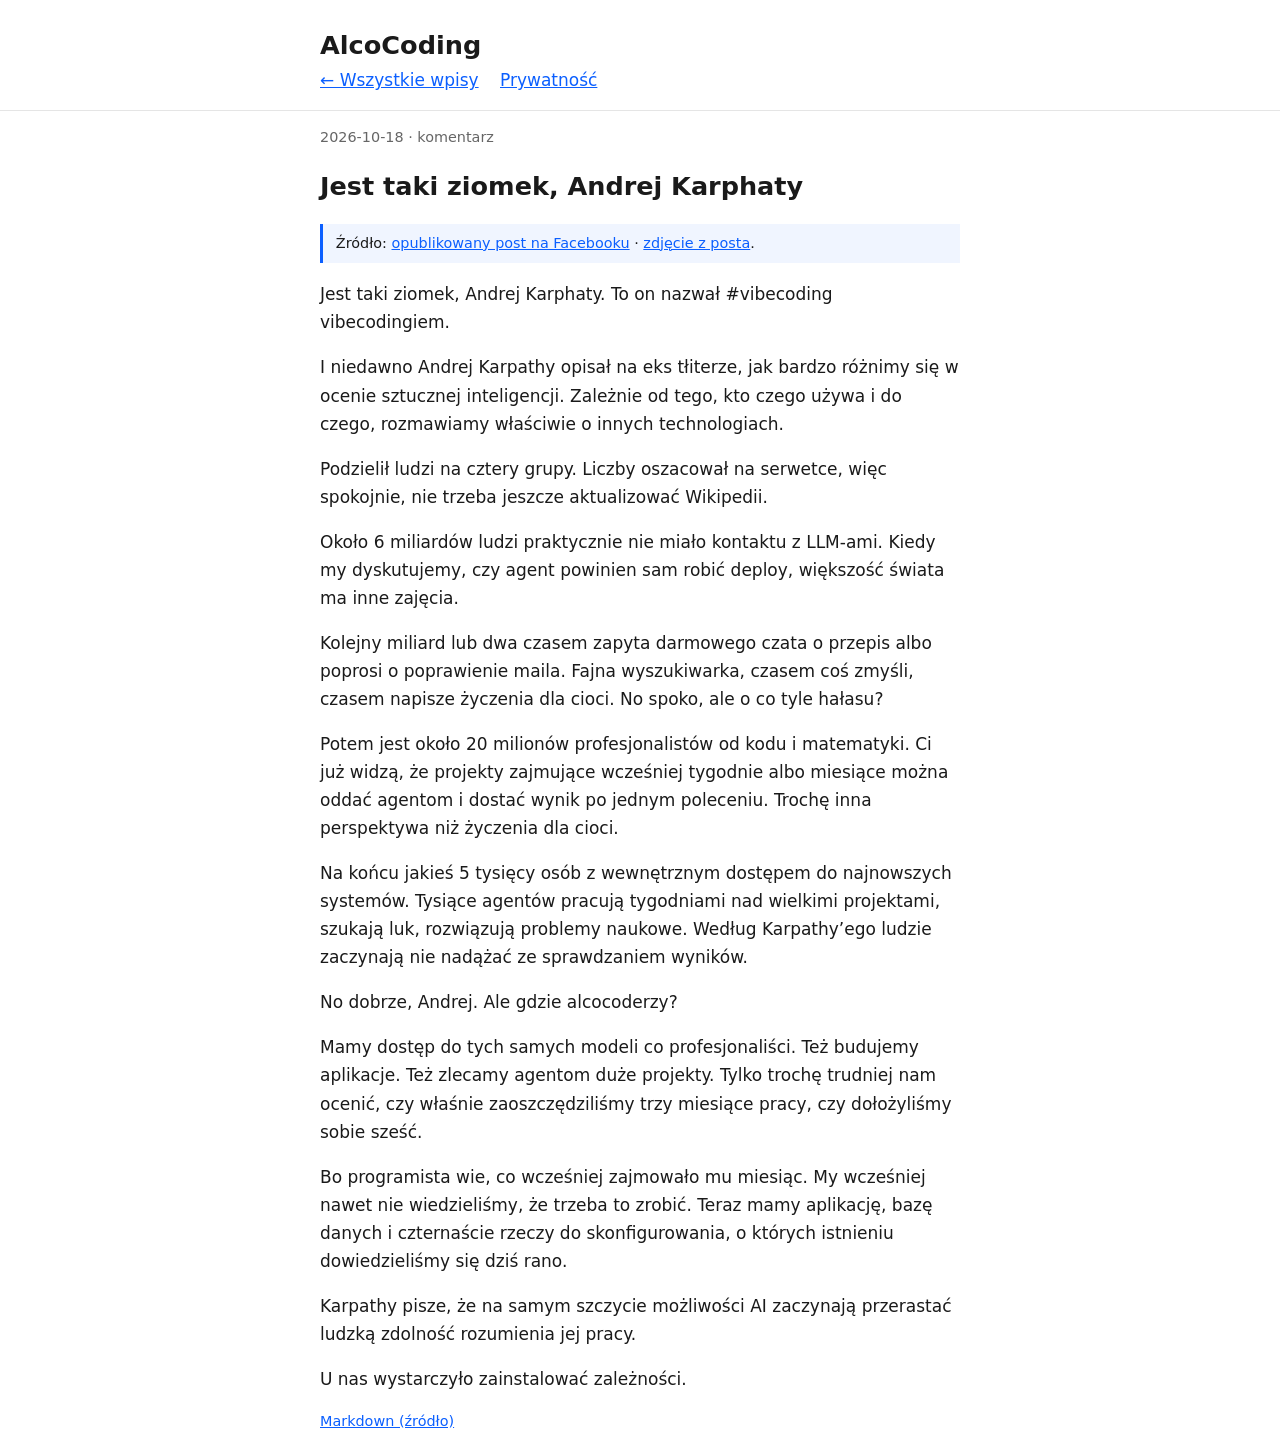
<file: posts/2026-10-18-karpathy-i-lejek-ai.html>
<!doctype html>
<html lang="pl">
<head>
  <meta charset="utf-8">
  <meta name="viewport" content="width=device-width, initial-scale=1">
  <title>Jest taki ziomek, Andrej Karphaty – AlcoCoding</title>
  <meta name="description" content="Karpathy dzieli użytkowników AI na cztery grupy. A gdzie w tym wszystkim są alcocoderzy?">
  <meta property="og:title" content="Jest taki ziomek, Andrej Karphaty – AlcoCoding">
  <meta property="og:description" content="Karpathy dzieli użytkowników AI na cztery grupy. A gdzie w tym wszystkim są alcocoderzy?">
  <meta property="og:type" content="article">
  <link rel="stylesheet" href="../style.css">
</head>
<body>
<header class="site-header"><div class="wrap">
  <a class="brand" href="../index.html">AlcoCoding</a>
  <nav><a href="../index.html">← Wszystkie wpisy</a> <a href="../privacy.html">Prywatność</a></nav>
</div></header>
<main class="wrap"><article class="post">
  <p class="meta"><time datetime="2026-10-18">2026-10-18</time> · komentarz</p>
  <h1>Jest taki ziomek, Andrej Karphaty</h1>
  <p class="fb-note">Źródło: <a href="https://www.facebook.com/AlcoCoding/posts/122120607981476874">opublikowany post na Facebooku</a> · <a href="https://www.facebook.com/photo/?fbid=122120607909476874">zdjęcie z posta</a>.</p>
  <div class="post-body">
    <p>Jest taki ziomek, Andrej Karphaty. To on nazwał #vibecoding vibecodingiem.</p>
    <p>I niedawno Andrej Karpathy opisał na eks tłiterze, jak bardzo różnimy się w ocenie sztucznej inteligencji. Zależnie od tego, kto czego używa i do czego, rozmawiamy właściwie o innych technologiach.</p>
    <p>Podzielił ludzi na cztery grupy. Liczby oszacował na serwetce, więc spokojnie, nie trzeba jeszcze aktualizować Wikipedii.</p>
    <p>Około 6 miliardów ludzi praktycznie nie miało kontaktu z LLM-ami. Kiedy my dyskutujemy, czy agent powinien sam robić deploy, większość świata ma inne zajęcia.</p>
    <p>Kolejny miliard lub dwa czasem zapyta darmowego czata o przepis albo poprosi o poprawienie maila. Fajna wyszukiwarka, czasem coś zmyśli, czasem napisze życzenia dla cioci. No spoko, ale o co tyle hałasu?</p>
    <p>Potem jest około 20 milionów profesjonalistów od kodu i matematyki. Ci już widzą, że projekty zajmujące wcześniej tygodnie albo miesiące można oddać agentom i dostać wynik po jednym poleceniu. Trochę inna perspektywa niż życzenia dla cioci.</p>
    <p>Na końcu jakieś 5 tysięcy osób z wewnętrznym dostępem do najnowszych systemów. Tysiące agentów pracują tygodniami nad wielkimi projektami, szukają luk, rozwiązują problemy naukowe. Według Karpathy’ego ludzie zaczynają nie nadążać ze sprawdzaniem wyników.</p>
    <p>No dobrze, Andrej. Ale gdzie alcocoderzy?</p>
    <p>Mamy dostęp do tych samych modeli co profesjonaliści. Też budujemy aplikacje. Też zlecamy agentom duże projekty. Tylko trochę trudniej nam ocenić, czy właśnie zaoszczędziliśmy trzy miesiące pracy, czy dołożyliśmy sobie sześć.</p>
    <p>Bo programista wie, co wcześniej zajmowało mu miesiąc. My wcześniej nawet nie wiedzieliśmy, że trzeba to zrobić. Teraz mamy aplikację, bazę danych i czternaście rzeczy do skonfigurowania, o których istnieniu dowiedzieliśmy się dziś rano.</p>
    <p>Karpathy pisze, że na samym szczycie możliwości AI zaczynają przerastać ludzką zdolność rozumienia jej pracy.</p>
    <p>U nas wystarczyło zainstalować zależności.</p>
  </div>
  <footer><p class="meta"><a href="2026-10-18-karpathy-i-lejek-ai.md">Markdown (źródło)</a></p></footer>
</article></main>
</body>
</html>
</file>
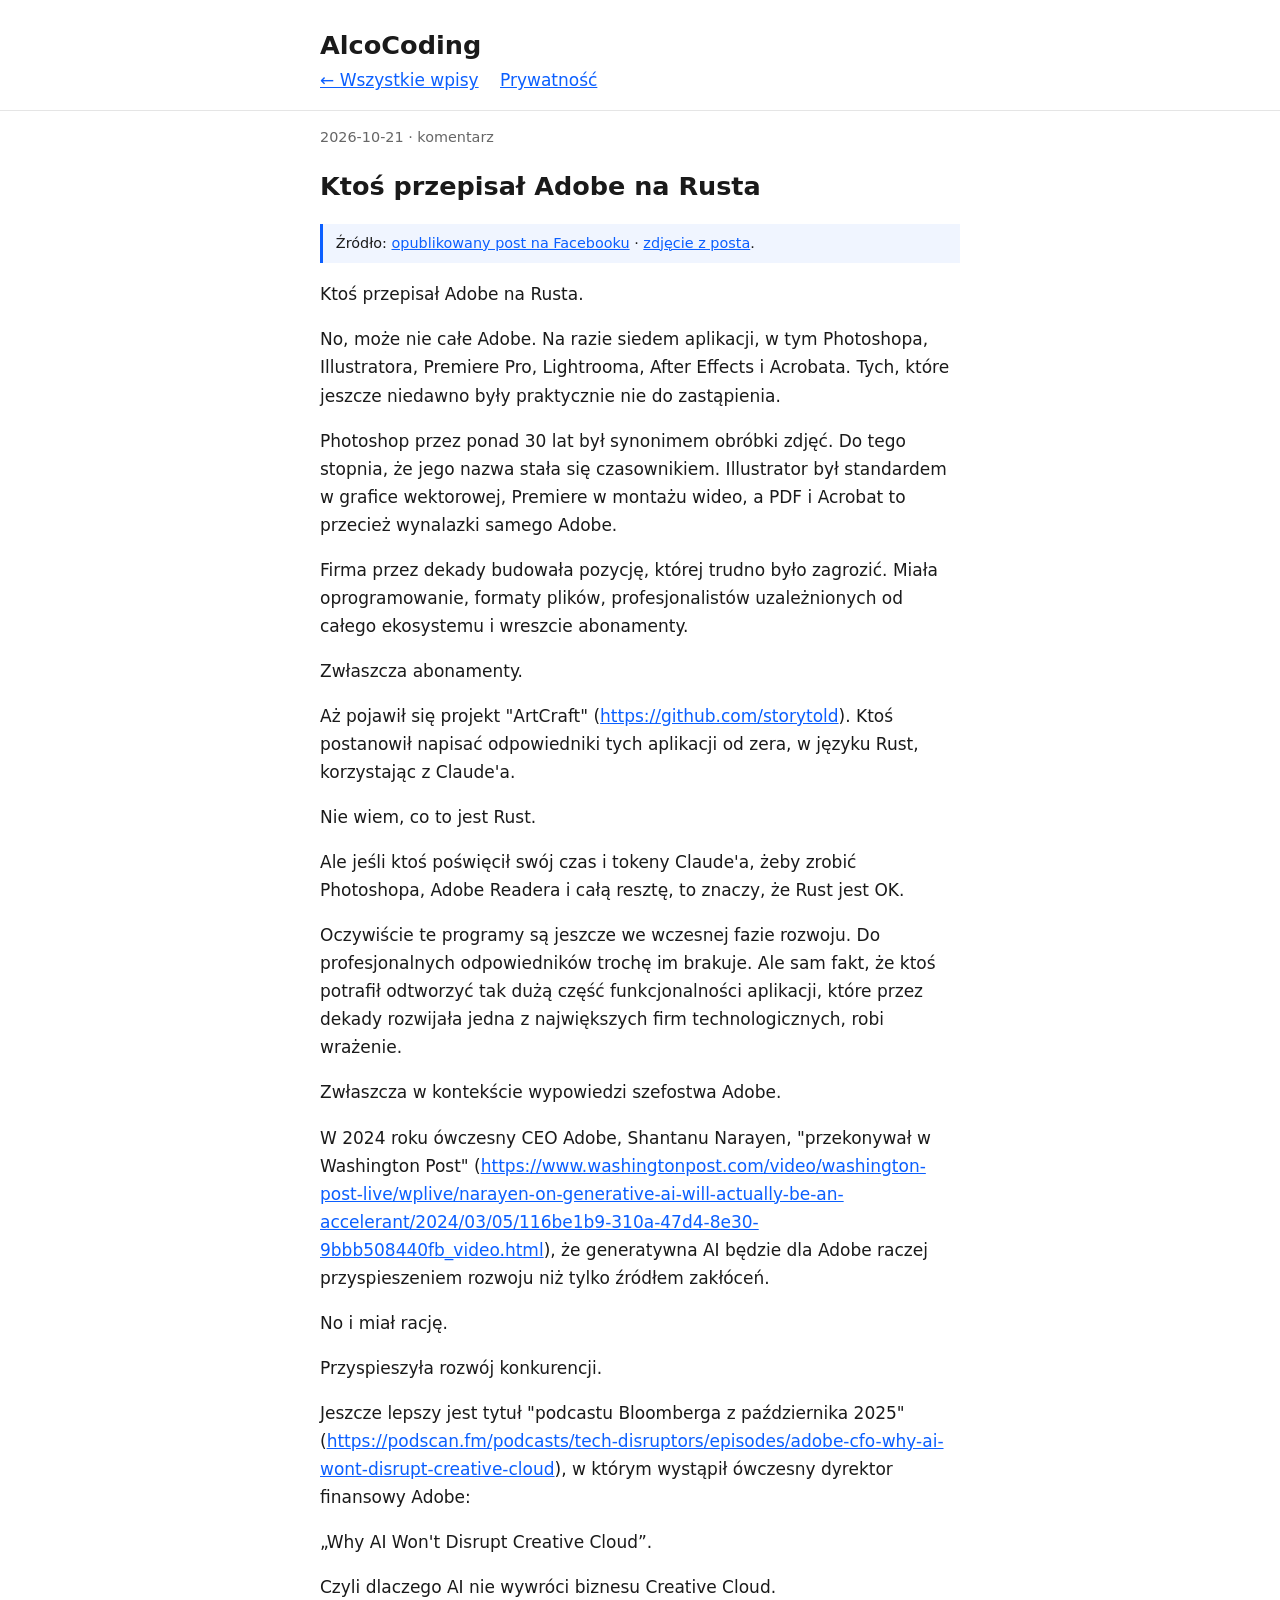
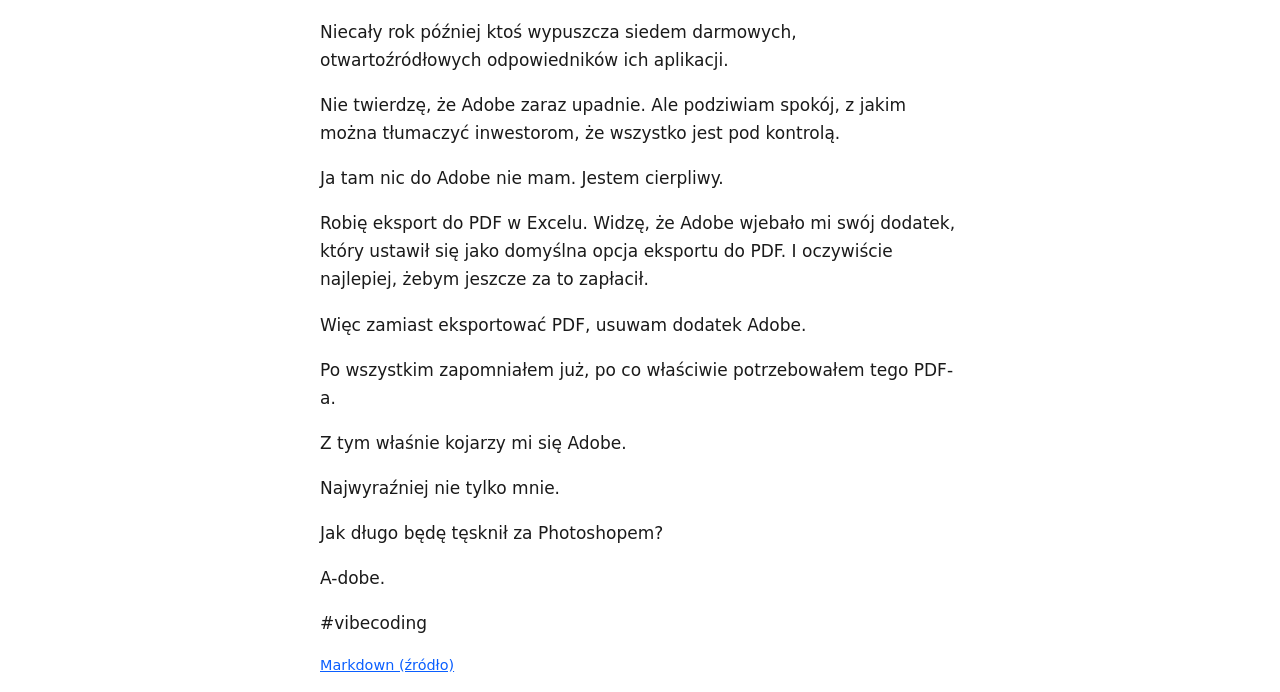
<file: posts/2026-10-21-ktos-przepisal-adobe-na-rusta.html>
<!doctype html>
<html lang="pl">
<head>
  <meta charset="utf-8">
  <meta name="viewport" content="width=device-width, initial-scale=1">
  <title>Ktoś przepisał Adobe na Rusta – AlcoCoding</title>
  <meta name="description" content="Siedem otwartoźródłowych odpowiedników aplikacji Adobe, Rust, Claude i pytanie: jak długo będę tęsknił za Photoshopem?">
  <meta property="og:title" content="Ktoś przepisał Adobe na Rusta – AlcoCoding">
  <meta property="og:description" content="Siedem otwartoźródłowych odpowiedników aplikacji Adobe, Rust, Claude i pytanie: jak długo będę tęsknił za Photoshopem?">
  <meta property="og:type" content="article">
  <link rel="stylesheet" href="../style.css">
</head>
<body>
<header class="site-header"><div class="wrap">
  <a class="brand" href="../index.html">AlcoCoding</a>
  <nav><a href="../index.html">← Wszystkie wpisy</a> <a href="../privacy.html">Prywatność</a></nav>
</div></header>
<main class="wrap"><article class="post">
  <p class="meta"><time datetime="2026-10-21">2026-10-21</time> · komentarz</p>
  <h1>Ktoś przepisał Adobe na Rusta</h1>
  <p class="fb-note">Źródło: <a href="https://www.facebook.com/AlcoCoding/posts/122121580653476874">opublikowany post na Facebooku</a> · <a href="https://www.facebook.com/photo/?fbid=122121580623476874">zdjęcie z posta</a>.</p>
  <div class="post-body">
    <p>Ktoś przepisał Adobe na Rusta.</p>
    <p>No, może nie całe Adobe. Na razie siedem aplikacji, w tym Photoshopa, Illustratora, Premiere Pro, Lightrooma, After Effects i Acrobata. Tych, które jeszcze niedawno były praktycznie nie do zastąpienia.</p>
    <p>Photoshop przez ponad 30 lat był synonimem obróbki zdjęć. Do tego stopnia, że jego nazwa stała się czasownikiem. Illustrator był standardem w grafice wektorowej, Premiere w montażu wideo, a PDF i Acrobat to przecież wynalazki samego Adobe.</p>
    <p>Firma przez dekady budowała pozycję, której trudno było zagrozić. Miała oprogramowanie, formaty plików, profesjonalistów uzależnionych od całego ekosystemu i wreszcie abonamenty.</p>
    <p>Zwłaszcza abonamenty.</p>
    <p>Aż pojawił się projekt &quot;ArtCraft&quot; (<a href="https://github.com/storytold">https://github.com/storytold</a>). Ktoś postanowił napisać odpowiedniki tych aplikacji od zera, w języku Rust, korzystając z Claude'a.</p>
    <p>Nie wiem, co to jest Rust.</p>
    <p>Ale jeśli ktoś poświęcił swój czas i tokeny Claude'a, żeby zrobić Photoshopa, Adobe Readera i całą resztę, to znaczy, że Rust jest OK.</p>
    <p>Oczywiście te programy są jeszcze we wczesnej fazie rozwoju. Do profesjonalnych odpowiedników trochę im brakuje. Ale sam fakt, że ktoś potrafił odtworzyć tak dużą część funkcjonalności aplikacji, które przez dekady rozwijała jedna z największych firm technologicznych, robi wrażenie.</p>
    <p>Zwłaszcza w kontekście wypowiedzi szefostwa Adobe.</p>
    <p>W 2024 roku ówczesny CEO Adobe, Shantanu Narayen, &quot;przekonywał w Washington Post&quot; (<a href="https://www.washingtonpost.com/video/washington-post-live/wplive/narayen-on-generative-ai-will-actually-be-an-accelerant/2024/03/05/116be1b9-310a-47d4-8e30-9bbb508440fb_video.html">https://www.washingtonpost.com/video/washington-post-live/wplive/narayen-on-generative-ai-will-actually-be-an-accelerant/2024/03/05/116be1b9-310a-47d4-8e30-9bbb508440fb_video.html</a>), że generatywna AI będzie dla Adobe raczej przyspieszeniem rozwoju niż tylko źródłem zakłóceń.</p>
    <p>No i miał rację.</p>
    <p>Przyspieszyła rozwój konkurencji.</p>
    <p>Jeszcze lepszy jest tytuł &quot;podcastu Bloomberga z października 2025&quot; (<a href="https://podscan.fm/podcasts/tech-disruptors/episodes/adobe-cfo-why-ai-wont-disrupt-creative-cloud">https://podscan.fm/podcasts/tech-disruptors/episodes/adobe-cfo-why-ai-wont-disrupt-creative-cloud</a>), w którym wystąpił ówczesny dyrektor finansowy Adobe:</p>
    <p>„Why AI Won't Disrupt Creative Cloud”.</p>
    <p>Czyli dlaczego AI nie wywróci biznesu Creative Cloud.</p>
    <p>Niecały rok później ktoś wypuszcza siedem darmowych, otwartoźródłowych odpowiedników ich aplikacji.</p>
    <p>Nie twierdzę, że Adobe zaraz upadnie. Ale podziwiam spokój, z jakim można tłumaczyć inwestorom, że wszystko jest pod kontrolą.</p>
    <p>Ja tam nic do Adobe nie mam. Jestem cierpliwy.</p>
    <p>Robię eksport do PDF w Excelu. Widzę, że Adobe wjebało mi swój dodatek, który ustawił się jako domyślna opcja eksportu do PDF. I oczywiście najlepiej, żebym jeszcze za to zapłacił.</p>
    <p>Więc zamiast eksportować PDF, usuwam dodatek Adobe.</p>
    <p>Po wszystkim zapomniałem już, po co właściwie potrzebowałem tego PDF-a.</p>
    <p>Z tym właśnie kojarzy mi się Adobe.</p>
    <p>Najwyraźniej nie tylko mnie.</p>
    <p>Jak długo będę tęsknił za Photoshopem?</p>
    <p>A-dobe.</p>
    <p>#vibecoding</p>
  </div>
  <footer><p class="meta"><a href="2026-10-21-ktos-przepisal-adobe-na-rusta.md">Markdown (źródło)</a></p></footer>
</article></main>
</body>
</html>
</file>
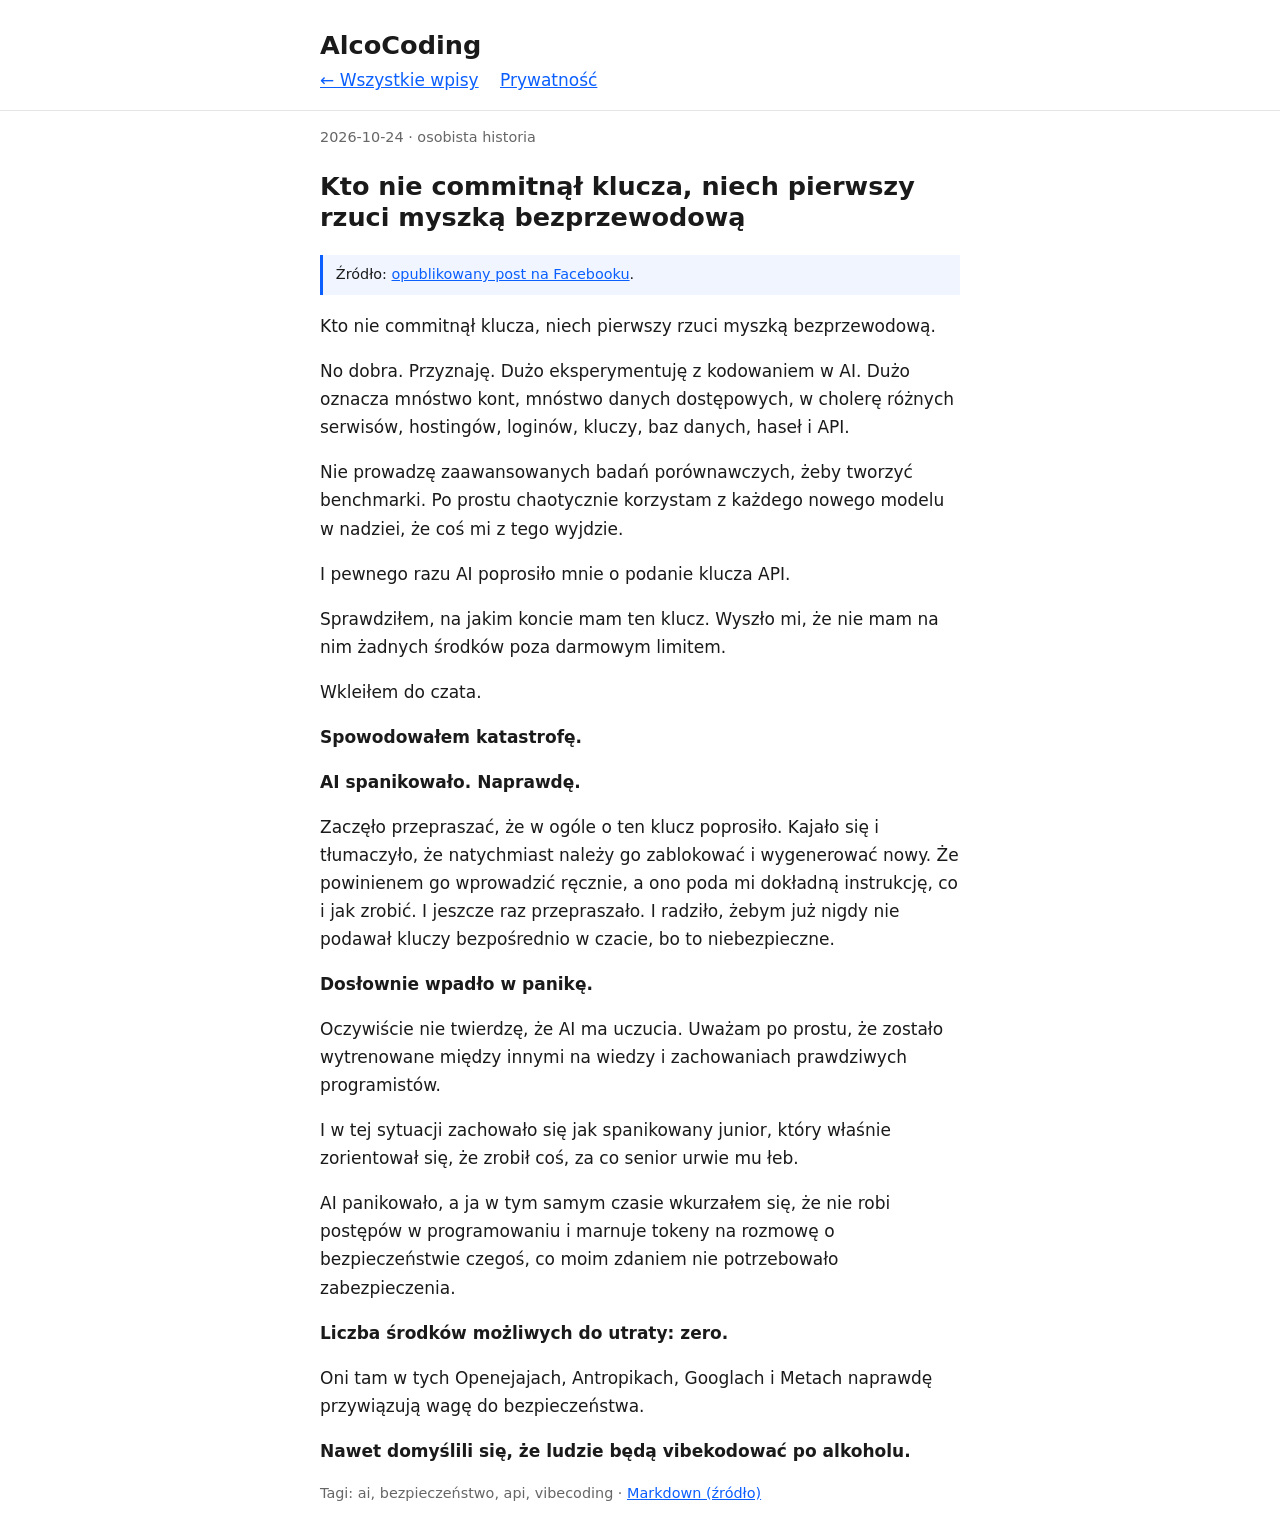
<file: posts/2026-10-24-kto-nie-commitnal-klucza.html>
<!doctype html>
<html lang="pl">
<head>
  <meta charset="utf-8">
  <meta name="viewport" content="width=device-width, initial-scale=1">
  <title>Kto nie commitnął klucza, niech pierwszy rzuci myszką bezprzewodową – AlcoCoding</title>
  <meta name="description" content="AI poprosiło o klucz API, dostało go i spanikowało. Liczba środków możliwych do utraty: zero.">
  <meta property="og:title" content="Kto nie commitnął klucza, niech pierwszy rzuci myszką bezprzewodową – AlcoCoding">
  <meta property="og:description" content="AI poprosiło o klucz API, dostało go i spanikowało. Liczba środków możliwych do utraty: zero.">
  <meta property="og:type" content="article">
  <link rel="stylesheet" href="../style.css">
</head>
<body>
<header class="site-header"><div class="wrap">
  <a class="brand" href="../index.html">AlcoCoding</a>
  <nav><a href="../index.html">← Wszystkie wpisy</a> <a href="../privacy.html">Prywatność</a></nav>
</div></header>
<main class="wrap"><article class="post">
  <p class="meta"><time datetime="2026-10-24">2026-10-24</time> · osobista historia</p>
  <h1>Kto nie commitnął klucza, niech pierwszy rzuci myszką bezprzewodową</h1>
  <p class="fb-note">Źródło: <a href="https://www.facebook.com/AlcoCoding/posts/122122522317476874">opublikowany post na Facebooku</a>.</p>
  <div class="post-body">
    <p>Kto nie commitnął klucza, niech pierwszy rzuci myszką bezprzewodową.</p>
    <p>No dobra. Przyznaję. Dużo eksperymentuję z kodowaniem w AI. Dużo oznacza mnóstwo kont, mnóstwo danych dostępowych, w cholerę różnych serwisów, hostingów, loginów, kluczy, baz danych, haseł i API.</p>
    <p>Nie prowadzę zaawansowanych badań porównawczych, żeby tworzyć benchmarki. Po prostu chaotycznie korzystam z każdego nowego modelu w nadziei, że coś mi z tego wyjdzie.</p>
    <p>I pewnego razu AI poprosiło mnie o podanie klucza API.</p>
    <p>Sprawdziłem, na jakim koncie mam ten klucz. Wyszło mi, że nie mam na nim żadnych środków poza darmowym limitem.</p>
    <p>Wkleiłem do czata.</p>
    <p class="punch">Spowodowałem katastrofę.</p>
    <p class="punch">AI spanikowało. Naprawdę.</p>
    <p>Zaczęło przepraszać, że w ogóle o ten klucz poprosiło. Kajało się i tłumaczyło, że natychmiast należy go zablokować i wygenerować nowy. Że powinienem go wprowadzić ręcznie, a ono poda mi dokładną instrukcję, co i jak zrobić. I jeszcze raz przepraszało. I radziło, żebym już nigdy nie podawał kluczy bezpośrednio w czacie, bo to niebezpieczne.</p>
    <p class="punch">Dosłownie wpadło w panikę.</p>
    <p>Oczywiście nie twierdzę, że AI ma uczucia. Uważam po prostu, że zostało wytrenowane między innymi na wiedzy i zachowaniach prawdziwych programistów.</p>
    <p>I w tej sytuacji zachowało się jak spanikowany junior, który właśnie zorientował się, że zrobił coś, za co senior urwie mu łeb.</p>
    <p>AI panikowało, a ja w tym samym czasie wkurzałem się, że nie robi postępów w programowaniu i marnuje tokeny na rozmowę o bezpieczeństwie czegoś, co moim zdaniem nie potrzebowało zabezpieczenia.</p>
    <p class="punch">Liczba środków możliwych do utraty: zero.</p>
    <p>Oni tam w tych Openejajach, Antropikach, Googlach i Metach naprawdę przywiązują wagę do bezpieczeństwa.</p>
    <p class="punch">Nawet domyślili się, że ludzie będą vibekodować po alkoholu.</p>
  </div>
  <footer><p class="meta">Tagi: ai, bezpieczeństwo, api, vibecoding · <a href="2026-10-24-kto-nie-commitnal-klucza.md">Markdown (źródło)</a></p></footer>
</article></main>
</body>
</html>
</file>
<file: style.css>
:root { color-scheme: light dark; --max: 42rem; --fg: #1a1a1a; --bg: #fff; --muted: #666; --line: #e5e5e5; --link: #0b5fff; }
@media (prefers-color-scheme: dark) { :root { --fg: #eaeaea; --bg: #111; --muted: #aaa; --line: #2a2a2a; --link: #7aa2ff; } }
* { box-sizing: border-box; }
body { margin: 0; font: 17px/1.65 system-ui, -apple-system, "Segoe UI", Roboto, sans-serif; color: var(--fg); background: var(--bg); }
.wrap { max-width: var(--max); margin: 0 auto; padding: 0 1rem; }
.site-header { border-bottom: 1px solid var(--line); padding: 1.5rem 0 1rem; }
.brand { font-size: 1.6rem; font-weight: 800; text-decoration: none; color: inherit; }
.tagline { margin: .2rem 0 1rem; color: var(--muted); }
nav a { margin-right: 1rem; }
a { color: var(--link); }
.meta { color: var(--muted); font-size: .9rem; }
.intro { padding: 1rem 0; border-bottom: 1px dashed var(--line); margin-bottom: 1.5rem; }
article.card { border: 1px solid var(--line); border-radius: 12px; padding: 1rem 1.2rem; margin: 1rem 0; }
article.card img.thumb { width: 100%; height: 220px; object-fit: cover; border-radius: 8px; border: 1px solid var(--line); display: block; }
article.card h3 { margin-bottom: .2rem; }
noscript li { margin: .8rem 0; list-style: none; }
noscript li img.thumb { width: 120px; height: 80px; object-fit: cover; border-radius: 6px; border: 1px solid var(--line); vertical-align: middle; margin-right: .6rem; }
noscript ul { padding-left: 0; }
article.post h1 { line-height: 1.25; }
article.post .punch { font-weight: 700; }
.post-body p { margin: 1em 0; }
hr.punch-break { border: 0; border-top: 1px dashed var(--line); margin: 1.5em 0; }
pre, code { font-family: ui-monospace, Consolas, monospace; }
pre { overflow-x: auto; border: 1px solid var(--line); padding: .8rem; border-radius: 8px; }
.site-footer { border-top: 1px solid var(--line); margin-top: 2.5rem; padding: 1rem 0 2rem; font-size: .9rem; color: var(--muted); }
.fb-note { border-left: 3px solid var(--link); padding: .5rem .8rem; background: rgba(11,95,255,.06); font-size: .9rem; }
figure { margin: 1.5em 0; }
figure img { max-width: 100%; height: auto; border-radius: 12px; border: 1px solid var(--line); }
figcaption { margin-top: .4rem; }
</file>
